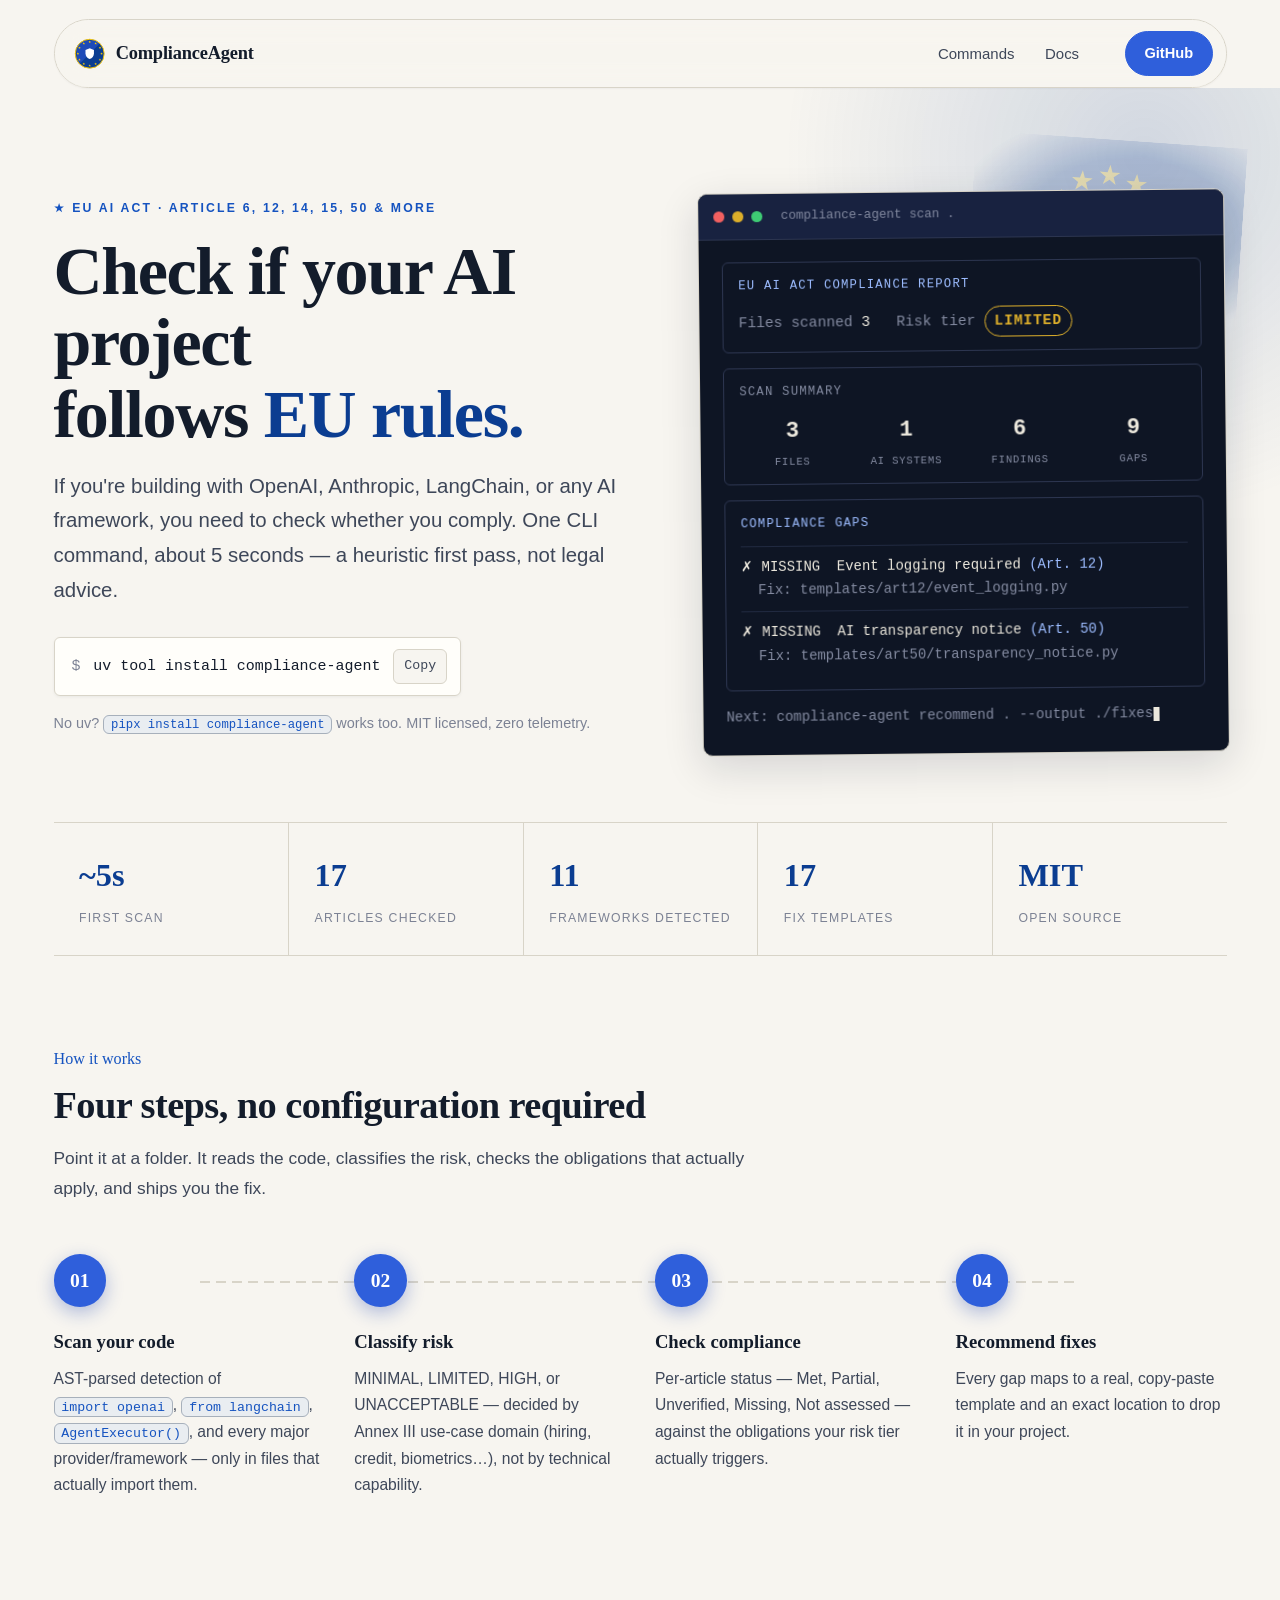
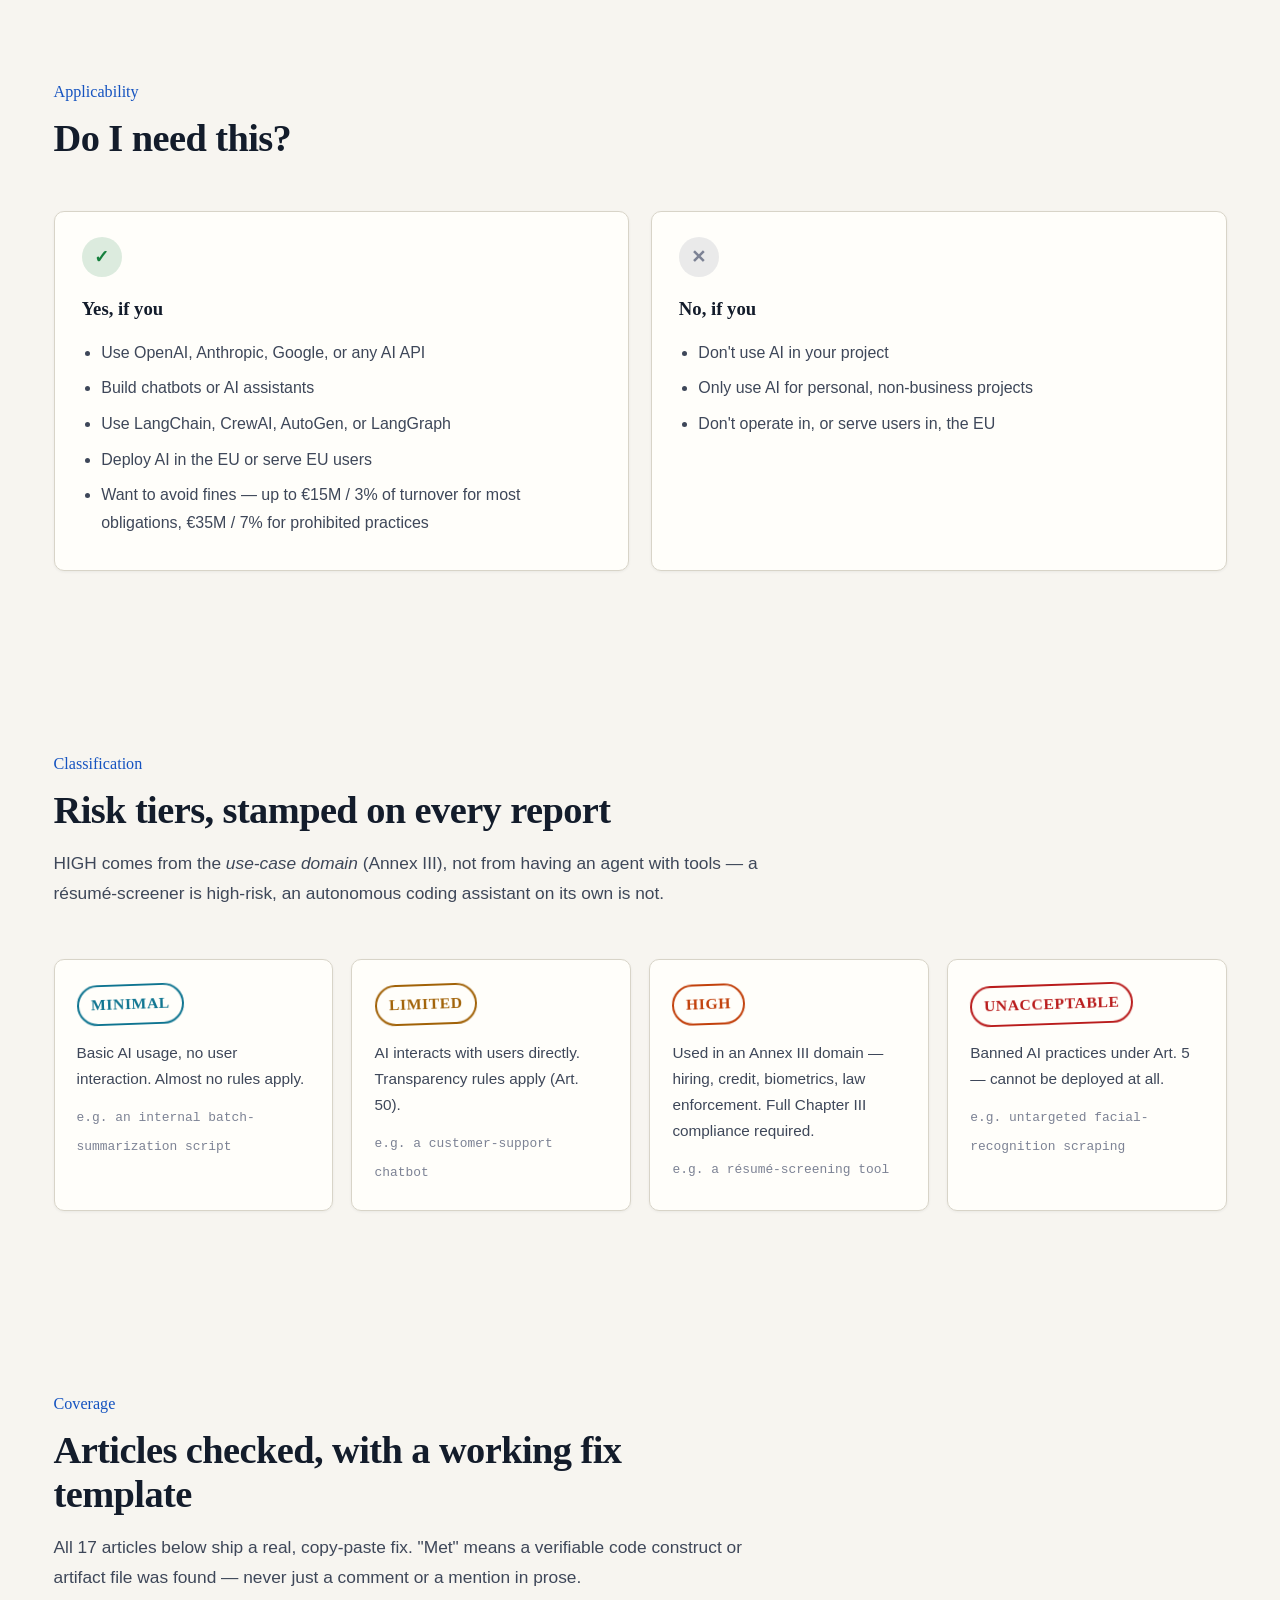
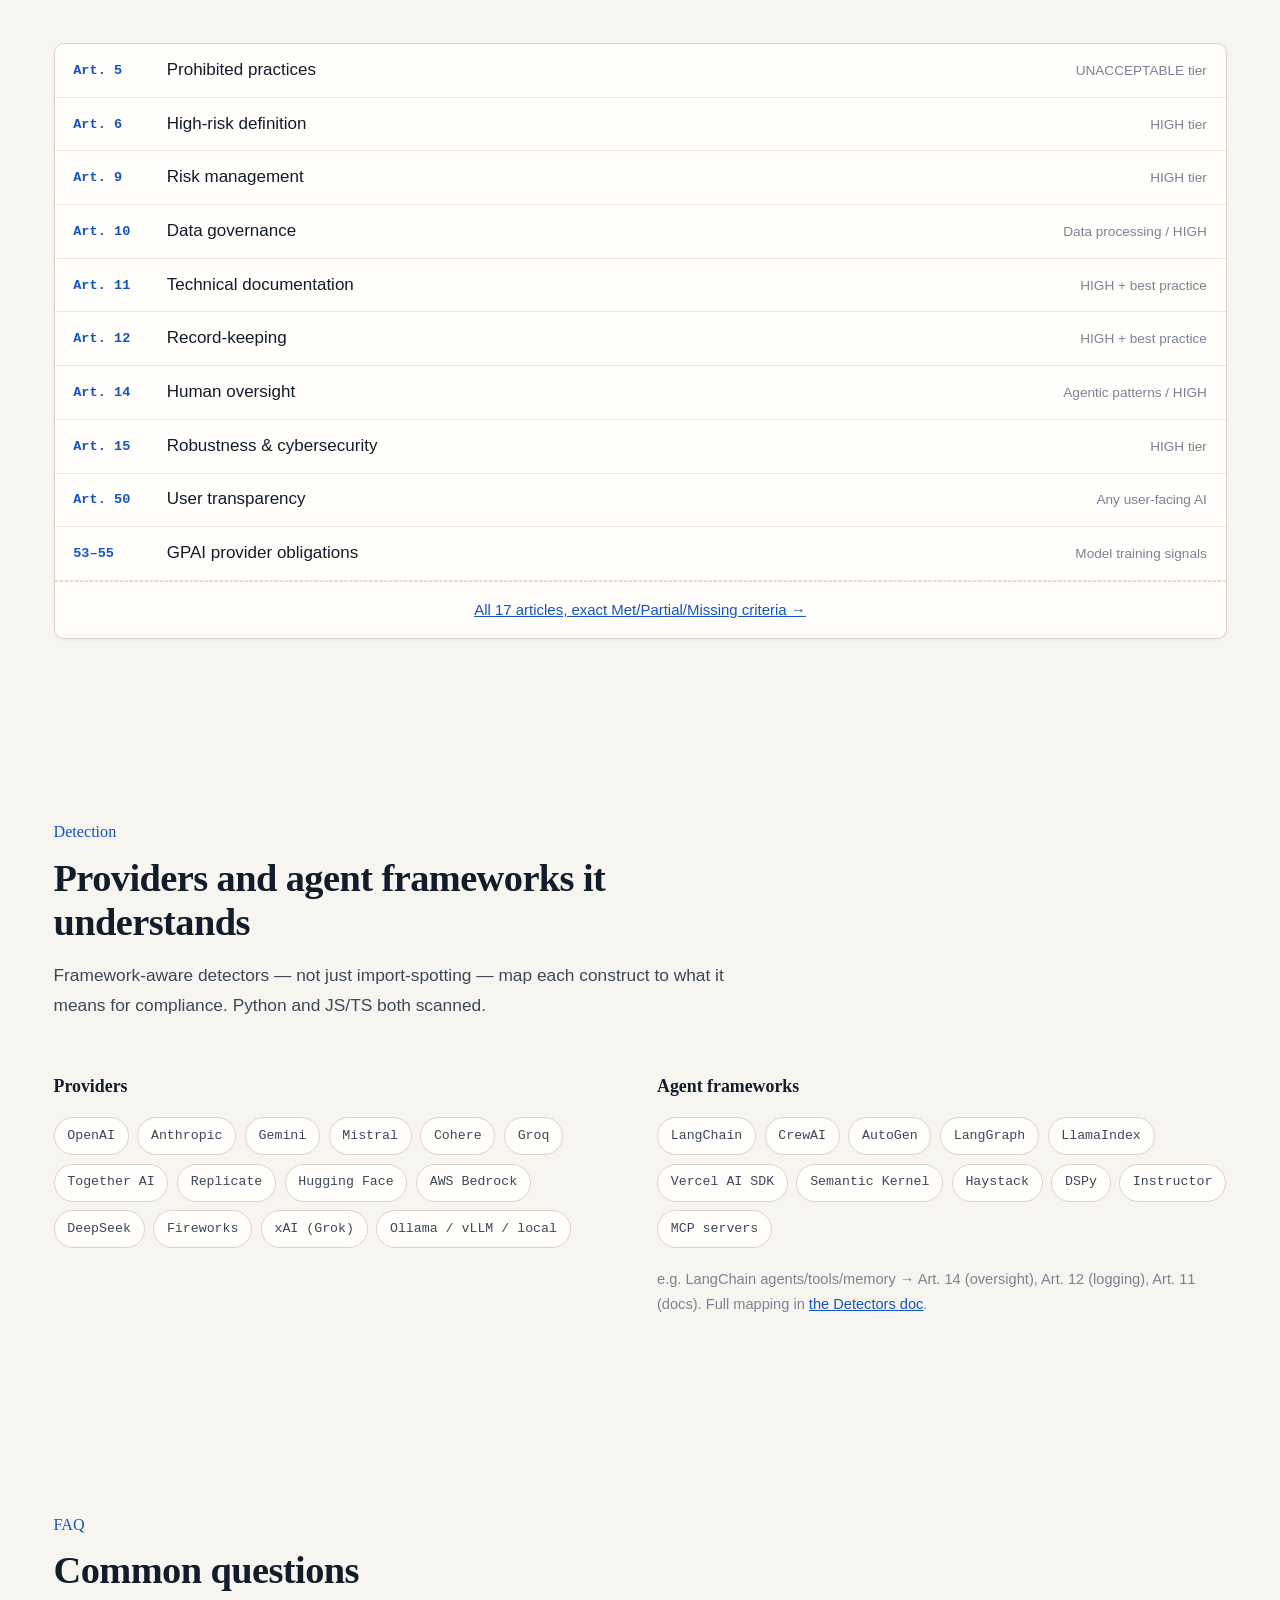
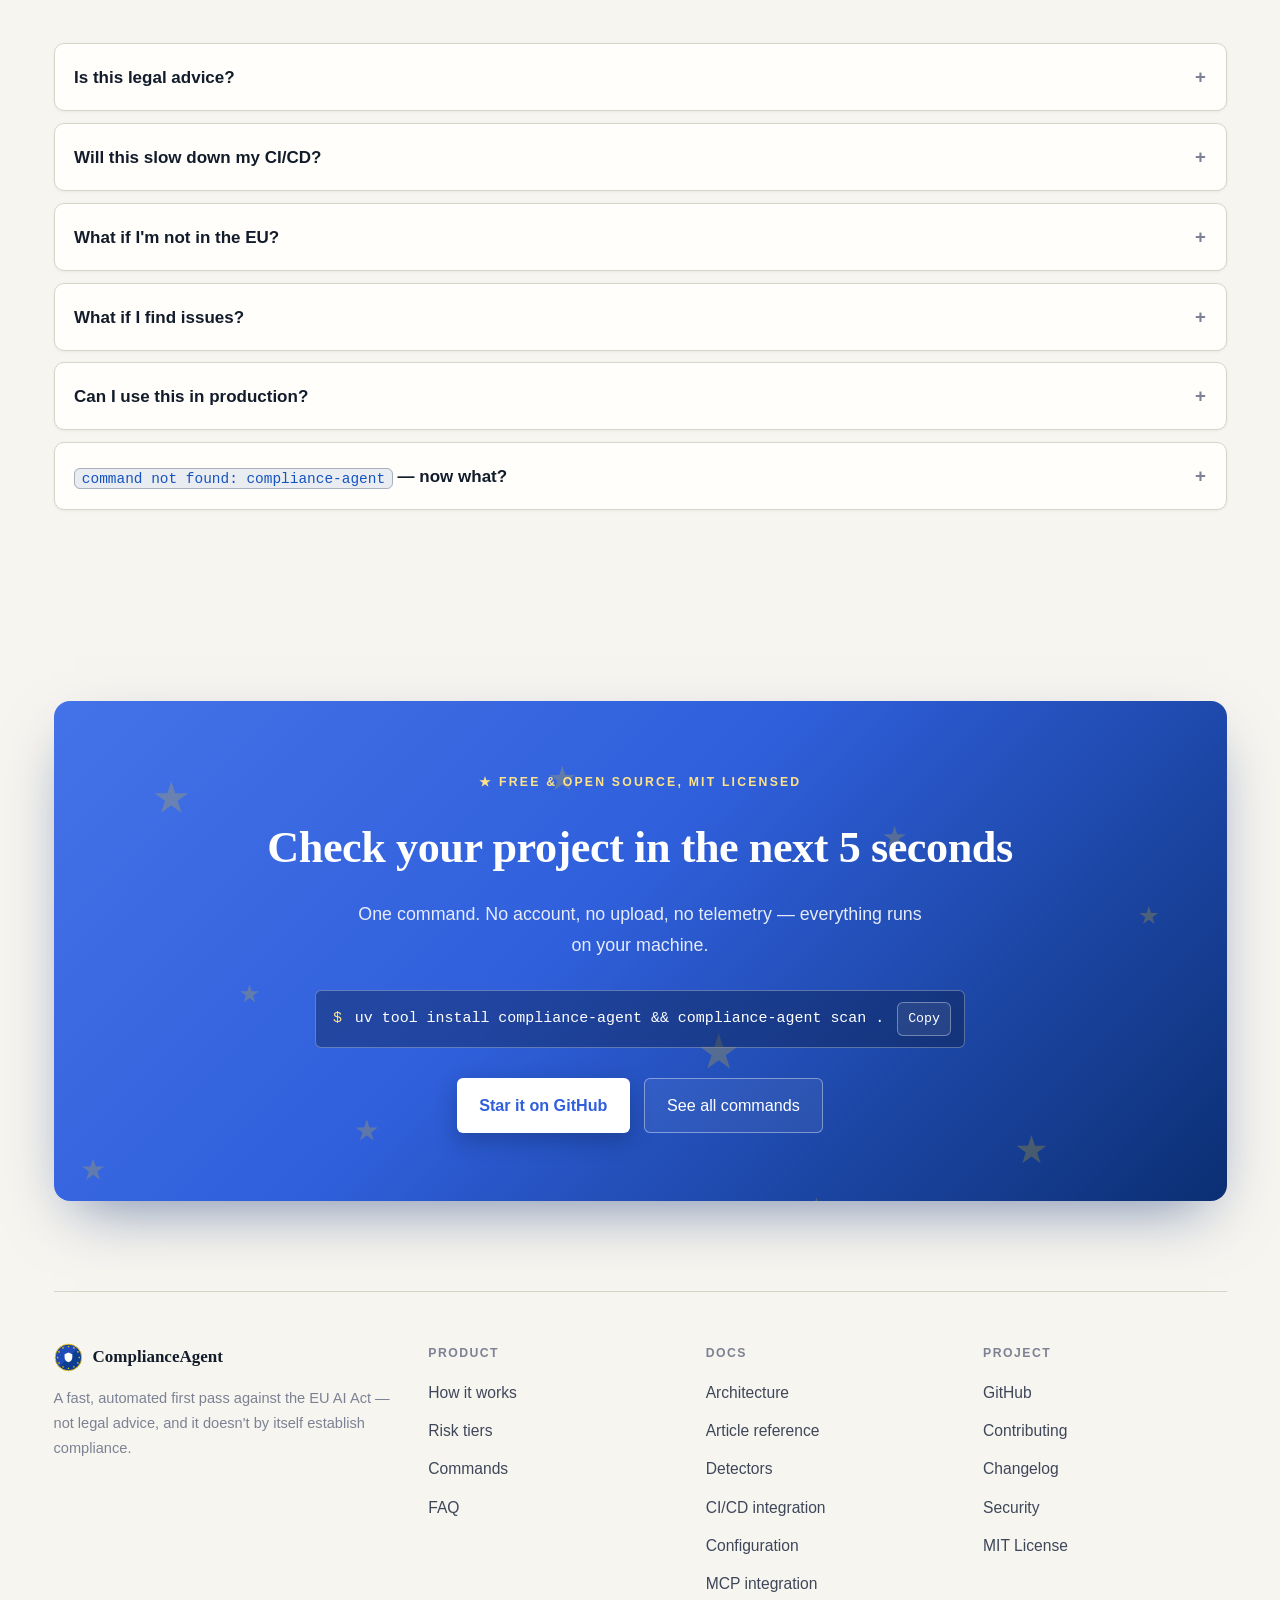
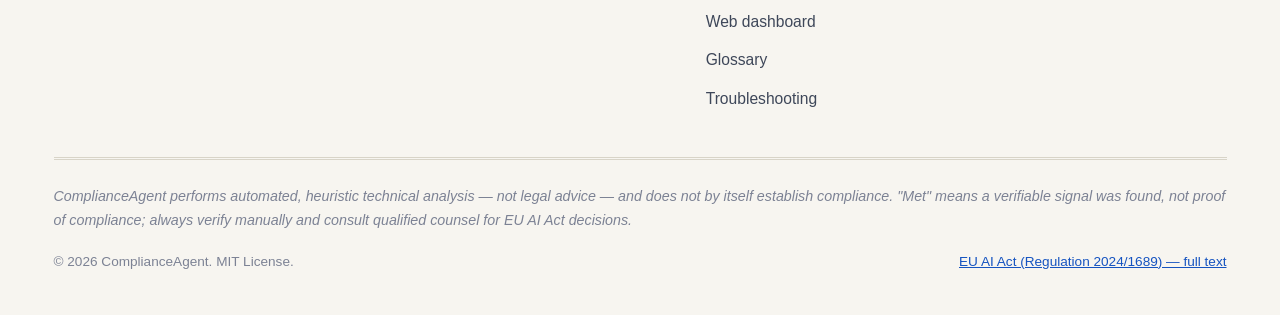
<file: site/index.html>
<!doctype html>
<html lang="en">
<head>
<meta charset="utf-8">
<meta name="viewport" content="width=device-width, initial-scale=1">
<title>ComplianceAgent — Check if your AI project follows EU rules</title>
<meta name="description" content="A CLI that scans your codebase for EU AI Act gaps in about 5 seconds, tells you the risk tier, and gives you copy-paste code fixes for every finding.">
<link rel="icon" href="favicon.svg" type="image/svg+xml">
<link rel="stylesheet" href="assets/styles.css">
<meta property="og:title" content="ComplianceAgent — Check if your AI project follows EU rules">
<meta property="og:description" content="One CLI command, about 5 seconds. Scans for OpenAI/LangChain/CrewAI/etc. usage, classifies EU AI Act risk tier, and ships copy-paste fixes.">
<meta property="og:type" content="website">
<meta property="og:image" content="https://latreon.github.io/compliance-agent/assets/logo.png">
<meta property="og:image:width" content="512">
<meta property="og:image:height" content="512">
<meta name="twitter:card" content="summary_large_image">
<meta name="twitter:image" content="https://latreon.github.io/compliance-agent/assets/logo.png">
</head>
<body>
<a class="skip-link" href="#main">Skip to content</a>

<!-- sprite: brand mark reused across nav / footer / cta, defined once -->
<svg width="0" height="0" style="position:absolute" aria-hidden="true">
  <defs>
    <path id="star-pt" d="M 0,-1 L 0.2245,-0.309 L 0.9511,-0.309 L 0.3633,0.118 L 0.5878,0.809 L 0,0.382 L -0.5878,0.809 L -0.3633,0.118 L -0.9511,-0.309 L -0.2245,-0.309 Z"/>
    <circle id="mark-disc" cx="50" cy="50" r="46"/>
    <path id="mark-shield" d="M120 24 L198 56 L198 112 C198 170 165 203 120 221 C75 203 42 170 42 112 L42 56 Z"/>
    <clipPath id="mark-disc-clip"><use href="#mark-disc"/></clipPath>
    <!-- "Medallion" mark: navy disc, faceted gold rim, 12-star EU ring, mini
         shield core — reused as-is by the standalone favicon.svg (which
         can't reference this sprite, so it repeats the same geometry). -->
    <symbol id="logo-mark" viewBox="0 0 100 100">
      <use href="#mark-disc" fill="#0b3d91"/>
      <polygon points="8.33,8.33 91.67,8.33 8.33,91.67" fill="#1e4bb8" clip-path="url(#mark-disc-clip)"/>
      <use href="#mark-disc" fill="none" stroke="#ffcc00" stroke-width="3"/>
      <g fill="#ffcc00">
        <use href="#star-pt" transform="translate(50,12.3) scale(4.4)"/>
        <use href="#star-pt" transform="translate(68.85,17.35) scale(4.4)"/>
        <use href="#star-pt" transform="translate(82.65,31.15) scale(4.4)"/>
        <use href="#star-pt" transform="translate(87.7,50) scale(4.4)"/>
        <use href="#star-pt" transform="translate(82.65,68.85) scale(4.4)"/>
        <use href="#star-pt" transform="translate(68.85,82.65) scale(4.4)"/>
        <use href="#star-pt" transform="translate(50,87.7) scale(4.4)"/>
        <use href="#star-pt" transform="translate(31.15,82.65) scale(4.4)"/>
        <use href="#star-pt" transform="translate(17.35,68.85) scale(4.4)"/>
        <use href="#star-pt" transform="translate(12.3,50) scale(4.4)"/>
        <use href="#star-pt" transform="translate(17.35,31.15) scale(4.4)"/>
        <use href="#star-pt" transform="translate(31.15,17.35) scale(4.4)"/>
      </g>
      <use href="#mark-shield" fill="#fff" transform="translate(50,50) scale(0.1726) translate(-120,-122.5)"/>
    </symbol>
    <symbol id="mini-star" viewBox="-1 -1 2 2">
      <use href="#star-pt"/>
    </symbol>
    <symbol id="eu-flag" viewBox="0 0 300 200">
      <rect width="300" height="200" fill="#0b3d91"/>
      <g fill="#ffcc00">
        <use href="#star-pt" transform="translate(150,40) scale(12)"/>
        <use href="#star-pt" transform="translate(180,48.04) scale(12)"/>
        <use href="#star-pt" transform="translate(201.96,70) scale(12)"/>
        <use href="#star-pt" transform="translate(210,100) scale(12)"/>
        <use href="#star-pt" transform="translate(201.96,130) scale(12)"/>
        <use href="#star-pt" transform="translate(180,151.96) scale(12)"/>
        <use href="#star-pt" transform="translate(150,160) scale(12)"/>
        <use href="#star-pt" transform="translate(120,151.96) scale(12)"/>
        <use href="#star-pt" transform="translate(98.04,130) scale(12)"/>
        <use href="#star-pt" transform="translate(90,100) scale(12)"/>
        <use href="#star-pt" transform="translate(98.04,70) scale(12)"/>
        <use href="#star-pt" transform="translate(120,48.04) scale(12)"/>
      </g>
    </symbol>
  </defs>
</svg>

<div class="progress-bar" data-progress-bar aria-hidden="true"></div>

<nav class="nav" aria-label="Primary">
  <div class="nav-inner">
    <a class="nav-brand" href="#home">
      <span class="mark"><svg width="32" height="32"><use href="#logo-mark"/></svg></span>
      <span class="nav-word">ComplianceAgent</span>
    </a>
    <div class="nav-links" id="nav-links">
      <a href="#commands" data-navlink="commands">Commands</a>
      <a href="#docs" data-navlink="docs">Docs</a>
      <a class="nav-link-github" href="https://github.com/latreon/compliance-agent">GitHub</a>
    </div>
    <a class="nav-cta" href="https://github.com/latreon/compliance-agent">GitHub</a>
    <button class="nav-toggle" aria-expanded="false" aria-controls="nav-links" aria-label="Toggle navigation">
      <span class="bar"></span><span class="bar"></span><span class="bar"></span>
    </button>
  </div>
</nav>
<div class="nav-backdrop" data-nav-backdrop aria-hidden="true"></div>

<main id="main">

<div class="page active" id="home">

<!-- ============ HERO ============ -->
<header class="hero" id="top">
  <div class="flag-seal" aria-hidden="true"><svg><use href="#eu-flag"/></svg></div>
  <div class="wrap hero-grid">
    <div class="hero-copy">
      <span class="eyebrow"><svg class="star" viewBox="-1 -1 2 2"><use href="#star-pt" fill="currentColor"/></svg> EU AI Act · Article 6, 12, 14, 15, 50 &amp; more</span>
      <h1 class="hero-title">Check if your AI project<br>follows <em>EU rules.</em></h1>
      <p class="hero-sub">If you're building with OpenAI, Anthropic, LangChain, or any AI framework,
        you need to check whether you comply. One CLI command, about 5 seconds — a heuristic
        first pass, not legal advice.</p>
      <div class="install-line">
        <span class="prompt">$</span> uv tool install compliance-agent
        <button class="copy-btn" data-copy="uv tool install compliance-agent">Copy</button>
      </div>
      <p class="hero-note">No uv? <code>pipx install compliance-agent</code> works too. MIT licensed, zero telemetry.</p>
    </div>

    <div class="terminal" aria-hidden="true">
      <div class="terminal-bar">
        <span class="terminal-dot r"></span><span class="terminal-dot y"></span><span class="terminal-dot g"></span>
        <span class="terminal-title">compliance-agent scan .</span>
      </div>
      <div class="terminal-body" data-terminal-body>
<div class="tblock terminal-line">
  <div class="tblock-head">EU AI Act Compliance Report</div>
  <div class="tblock-row"><span class="dim">Files scanned</span> 3&nbsp;&nbsp;&nbsp;<span class="dim">Risk tier</span> <span class="tstamp limited">LIMITED</span></div>
</div>
<div class="tblock terminal-line">
  <div class="tblock-head dim">Scan Summary</div>
  <div class="ttiles">
    <div><b>3</b><small>Files</small></div>
    <div><b>1</b><small>AI systems</small></div>
    <div><b>6</b><small>Findings</small></div>
    <div><b>9</b><small>Gaps</small></div>
  </div>
</div>
<div class="tblock terminal-line">
  <div class="tblock-head">Compliance Gaps</div>
  <div class="tgap">✗ MISSING &nbsp;Event logging required <span class="blue">(Art. 12)</span><br><span class="dim">&nbsp;&nbsp;Fix: templates/art12/event_logging.py</span></div>
  <div class="tgap">✗ MISSING &nbsp;AI transparency notice <span class="blue">(Art. 50)</span><br><span class="dim">&nbsp;&nbsp;Fix: templates/art50/transparency_notice.py</span></div>
</div>
<div class="terminal-line dim">Next: compliance-agent recommend . --output ./fixes<span class="cursor"></span></div>
      </div>
    </div>
  </div>
</header>

<!-- ============ STAT STRIP ============ -->
<section class="stats reveal" aria-label="At a glance">
  <div class="stats-grid">
    <div class="stat"><div class="value">~5s</div><div class="label">First scan</div></div>
    <div class="stat"><div class="value" data-count="17">0</div><div class="label">Articles checked</div></div>
    <div class="stat"><div class="value" data-count="11">0</div><div class="label">Frameworks detected</div></div>
    <div class="stat"><div class="value" data-count="17">0</div><div class="label">Fix templates</div></div>
    <div class="stat"><div class="value">MIT</div><div class="label">Open source</div></div>
  </div>
</section>

<!-- ============ HOW IT WORKS ============ -->
<section class="section" id="how-it-works">
  <div class="wrap">
    <div class="section-head reveal">
      <span class="section-no">How it works</span>
      <h2 class="section-title">Four steps, no configuration required</h2>
      <p class="section-sub">Point it at a folder. It reads the code, classifies the risk, checks the
        obligations that actually apply, and ships you the fix.</p>
    </div>
    <div class="steps reveal stagger">
      <div class="step">
        <div class="step-no">01</div>
        <h3>Scan your code</h3>
        <p>AST-parsed detection of <code>import openai</code>, <code>from langchain</code>,
          <code>AgentExecutor()</code>, and every major provider/framework — only in files that
          actually import them.</p>
      </div>
      <div class="step">
        <div class="step-no">02</div>
        <h3>Classify risk</h3>
        <p>MINIMAL, LIMITED, HIGH, or UNACCEPTABLE — decided by Annex III use-case domain
          (hiring, credit, biometrics…), not by technical capability.</p>
      </div>
      <div class="step">
        <div class="step-no">03</div>
        <h3>Check compliance</h3>
        <p>Per-article status — Met, Partial, Unverified, Missing, Not assessed — against the
          obligations your risk tier actually triggers.</p>
      </div>
      <div class="step">
        <div class="step-no">04</div>
        <h3>Recommend fixes</h3>
        <p>Every gap maps to a real, copy-paste template and an exact location to drop it in
          your project.</p>
      </div>
    </div>
  </div>
</section>

<!-- ============ DO I NEED THIS ============ -->
<section class="section">
  <div class="wrap">
    <div class="section-head reveal">
      <span class="section-no">Applicability</span>
      <h2 class="section-title">Do I need this?</h2>
    </div>
    <div class="split reveal">
      <div class="split-card yes">
        <span class="split-icon" aria-hidden="true">&#10003;</span>
        <h3>Yes, if you</h3>
        <ul>
          <li>Use OpenAI, Anthropic, Google, or any AI API</li>
          <li>Build chatbots or AI assistants</li>
          <li>Use LangChain, CrewAI, AutoGen, or LangGraph</li>
          <li>Deploy AI in the EU or serve EU users</li>
          <li>Want to avoid fines — up to €15M / 3% of turnover for most obligations,
            €35M / 7% for prohibited practices</li>
        </ul>
      </div>
      <div class="split-card no">
        <span class="split-icon" aria-hidden="true">&#10005;</span>
        <h3>No, if you</h3>
        <ul>
          <li>Don't use AI in your project</li>
          <li>Only use AI for personal, non-business projects</li>
          <li>Don't operate in, or serve users in, the EU</li>
        </ul>
      </div>
    </div>
  </div>
</section>

<!-- ============ RISK TIERS ============ -->
<section class="section" id="risk-tiers">
  <div class="wrap">
    <div class="section-head reveal">
      <span class="section-no">Classification</span>
      <h2 class="section-title">Risk tiers, stamped on every report</h2>
      <p class="section-sub">HIGH comes from the <em>use-case domain</em> (Annex III), not from
        having an agent with tools — a résumé-screener is high-risk, an autonomous coding
        assistant on its own is not.</p>
    </div>
    <div class="tiers reveal stagger">
      <div class="tier-card" style="--tc:var(--tier-minimal)">
        <span class="tier-stamp">MINIMAL</span>
        <p>Basic AI usage, no user interaction. Almost no rules apply.</p>
        <span class="tier-ex">e.g. an internal batch-summarization script</span>
      </div>
      <div class="tier-card" style="--tc:var(--tier-limited)">
        <span class="tier-stamp">LIMITED</span>
        <p>AI interacts with users directly. Transparency rules apply (Art. 50).</p>
        <span class="tier-ex">e.g. a customer-support chatbot</span>
      </div>
      <div class="tier-card" style="--tc:var(--tier-high)">
        <span class="tier-stamp">HIGH</span>
        <p>Used in an Annex III domain — hiring, credit, biometrics, law enforcement.
          Full Chapter III compliance required.</p>
        <span class="tier-ex">e.g. a résumé-screening tool</span>
      </div>
      <div class="tier-card" style="--tc:var(--tier-unacceptable)">
        <span class="tier-stamp">UNACCEPTABLE</span>
        <p>Banned AI practices under Art. 5 — cannot be deployed at all.</p>
        <span class="tier-ex">e.g. untargeted facial-recognition scraping</span>
      </div>
    </div>
  </div>
</section>

<!-- ============ COVERAGE LEDGER ============ -->
<section class="section">
  <div class="wrap">
    <div class="section-head reveal">
      <span class="section-no">Coverage</span>
      <h2 class="section-title">Articles checked, with a working fix template</h2>
      <p class="section-sub">All 17 articles below ship a real, copy-paste fix. "Met" means a
        verifiable code construct or artifact file was found — never just a comment or a
        mention in prose.</p>
    </div>
    <div class="ledger reveal">
      <div class="ledger-row"><span class="art">Art. 5</span><span>Prohibited practices</span><span class="detail">UNACCEPTABLE tier</span></div>
      <div class="ledger-row"><span class="art">Art. 6</span><span>High-risk definition</span><span class="detail">HIGH tier</span></div>
      <div class="ledger-row"><span class="art">Art. 9</span><span>Risk management</span><span class="detail">HIGH tier</span></div>
      <div class="ledger-row"><span class="art">Art. 10</span><span>Data governance</span><span class="detail">Data processing / HIGH</span></div>
      <div class="ledger-row"><span class="art">Art. 11</span><span>Technical documentation</span><span class="detail">HIGH + best practice</span></div>
      <div class="ledger-row"><span class="art">Art. 12</span><span>Record-keeping</span><span class="detail">HIGH + best practice</span></div>
      <div class="ledger-row"><span class="art">Art. 14</span><span>Human oversight</span><span class="detail">Agentic patterns / HIGH</span></div>
      <div class="ledger-row"><span class="art">Art. 15</span><span>Robustness &amp; cybersecurity</span><span class="detail">HIGH tier</span></div>
      <div class="ledger-row"><span class="art">Art. 50</span><span>User transparency</span><span class="detail">Any user-facing AI</span></div>
      <div class="ledger-row"><span class="art">53–55</span><span>GPAI provider obligations</span><span class="detail">Model training signals</span></div>
      <div class="ledger-more"><a href="#docs/articles">All 17 articles, exact Met/Partial/Missing criteria →</a></div>
    </div>
  </div>
</section>

<!-- ============ FRAMEWORKS ============ -->
<section class="section" id="frameworks">
  <div class="wrap">
    <div class="section-head reveal">
      <span class="section-no">Detection</span>
      <h2 class="section-title">Providers and agent frameworks it understands</h2>
      <p class="section-sub">Framework-aware detectors — not just import-spotting — map each
        construct to what it means for compliance. Python and JS/TS both scanned.</p>
    </div>
    <div class="fw-groups reveal">
      <div>
        <h3>Providers</h3>
        <div class="chip-row">
          <span class="fw-chip">OpenAI</span><span class="fw-chip">Anthropic</span><span class="fw-chip">Gemini</span>
          <span class="fw-chip">Mistral</span><span class="fw-chip">Cohere</span><span class="fw-chip">Groq</span>
          <span class="fw-chip">Together AI</span><span class="fw-chip">Replicate</span><span class="fw-chip">Hugging Face</span>
          <span class="fw-chip">AWS Bedrock</span><span class="fw-chip">DeepSeek</span><span class="fw-chip">Fireworks</span>
          <span class="fw-chip">xAI (Grok)</span><span class="fw-chip">Ollama / vLLM / local</span>
        </div>
      </div>
      <div>
        <h3>Agent frameworks</h3>
        <div class="chip-row">
          <span class="fw-chip">LangChain</span><span class="fw-chip">CrewAI</span><span class="fw-chip">AutoGen</span>
          <span class="fw-chip">LangGraph</span><span class="fw-chip">LlamaIndex</span><span class="fw-chip">Vercel AI SDK</span>
          <span class="fw-chip">Semantic Kernel</span><span class="fw-chip">Haystack</span><span class="fw-chip">DSPy</span>
          <span class="fw-chip">Instructor</span><span class="fw-chip">MCP servers</span>
        </div>
        <p class="fw-note">e.g. LangChain agents/tools/memory → Art. 14 (oversight), Art. 12 (logging), Art. 11 (docs).
          Full mapping in <a href="#docs/detectors">the Detectors doc</a>.</p>
      </div>
    </div>
  </div>
</section>

<!-- ============ FAQ ============ -->
<section class="section" id="faq">
  <div class="wrap">
    <div class="section-head reveal">
      <span class="section-no">FAQ</span>
      <h2 class="section-title">Common questions</h2>
    </div>
    <div class="reveal">
      <details class="faq-item">
        <summary><span class="faq-q">Is this legal advice?</span></summary>
        <div class="faq-body">No. It's a technical tool that checks your code. Consult a lawyer for legal advice.</div>
      </details>
      <details class="faq-item">
        <summary><span class="faq-q">Will this slow down my CI/CD?</span></summary>
        <div class="faq-body">No. It takes about 5 seconds on most projects.</div>
      </details>
      <details class="faq-item">
        <summary><span class="faq-q">What if I'm not in the EU?</span></summary>
        <div class="faq-body">If you serve EU users, you still need to comply. The EU AI Act applies to anyone providing AI to EU residents.</div>
      </details>
      <details class="faq-item">
        <summary><span class="faq-q">What if I find issues?</span></summary>
        <div class="faq-body">The tool gives you exact code fixes. Copy the templates into your project and re-run the scan.</div>
      </details>
      <details class="faq-item">
        <summary><span class="faq-q">Can I use this in production?</span></summary>
        <div class="faq-body">Yes. Add it to your CI/CD pipeline to catch issues automatically on every PR.</div>
      </details>
      <details class="faq-item">
        <summary><span class="faq-q"><code>command not found: compliance-agent</code> — now what?</span></summary>
        <div class="faq-body">Run <code>python -m compliance_agent scan .</code> instead, or check your install method's PATH setup in the
          <a href="#docs/troubleshooting">Troubleshooting guide</a>.</div>
      </details>
    </div>
  </div>
</section>

<!-- ============ FINAL CTA ============ -->
<section class="section">
  <div class="wrap">
    <div class="cta-band reveal">
      <svg class="stars" viewBox="0 0 600 300" aria-hidden="true" preserveAspectRatio="xMidYMid slice">
        <use href="#star-pt" fill="#ffcc00" transform="translate(60,50) scale(9)"/>
        <use href="#star-pt" fill="#ffcc00" transform="translate(160,220) scale(6)"/>
        <use href="#star-pt" fill="#ffcc00" transform="translate(260,40) scale(7)"/>
        <use href="#star-pt" fill="#ffcc00" transform="translate(340,180) scale(10)"/>
        <use href="#star-pt" fill="#ffcc00" transform="translate(430,70) scale(6)"/>
        <use href="#star-pt" fill="#ffcc00" transform="translate(500,230) scale(8)"/>
        <use href="#star-pt" fill="#ffcc00" transform="translate(560,110) scale(5)"/>
        <use href="#star-pt" fill="#ffcc00" transform="translate(100,150) scale(5)"/>
        <use href="#star-pt" fill="#ffcc00" transform="translate(390,260) scale(6)"/>
        <use href="#star-pt" fill="#ffcc00" transform="translate(20,240) scale(6)"/>
      </svg>
      <span class="eyebrow-cta"><svg width="12" height="12" viewBox="-1 -1 2 2"><use href="#star-pt" fill="currentColor"/></svg> Free &amp; open source, MIT licensed</span>
      <h2>Check your project in the next 5 seconds</h2>
      <p>One command. No account, no upload, no telemetry — everything runs on your machine.</p>
      <div class="install-line">
        <span class="prompt">$</span> uv tool install compliance-agent &amp;&amp; compliance-agent scan .
        <button class="copy-btn" data-copy="uv tool install compliance-agent && compliance-agent scan .">Copy</button>
      </div>
      <div class="cta-actions">
        <a class="btn btn-cta-secondary" href="https://github.com/latreon/compliance-agent">Star it on GitHub</a>
        <a class="btn btn-cta-ghost" href="#commands">See all commands</a>
      </div>
    </div>
  </div>
</section>

</div><!-- /page: home -->

<div class="page" id="commands">

<!-- ============ INSTALL ============ -->
<section class="section">
  <div class="wrap">
    <div class="section-head reveal">
      <span class="section-no">Installation</span>
      <h2 class="section-title">Pick an install method</h2>
    </div>
    <div class="install-grid reveal stagger">
      <div class="install-card recommended">
        <span class="install-badge">Recommended</span>
        <h3><span class="install-icon">uv</span> uv tool install</h3>
        <div class="code-card">
          <div class="code-card-head"><span class="code-card-lang">shell</span><button class="copy-btn" data-copy="uv tool install compliance-agent">Copy</button></div>
          <div class="code-block">uv tool install compliance-agent
compliance-agent version   <span class="c"># ComplianceAgent v0.6.1</span></div>
        </div>
        <p class="install-hint">Isolated environment, no <code>uv</code> yet? <code>brew install uv</code>.</p>
      </div>
      <div class="install-card">
        <h3><span class="install-icon">px</span> pipx</h3>
        <div class="code-card">
          <div class="code-card-head"><span class="code-card-lang">shell</span><button class="copy-btn" data-copy="pipx install compliance-agent">Copy</button></div>
          <div class="code-block">pipx install compliance-agent
compliance-agent version</div>
        </div>
        <p class="install-hint">No <code>pipx</code> yet? <code>brew install pipx</code>.</p>
      </div>
      <div class="install-card">
        <h3><span class="install-icon">$_</span> pip + venv</h3>
        <div class="code-card">
          <div class="code-card-head"><span class="code-card-lang">shell</span><button class="copy-btn" data-copy="python3 -m venv .venv
source .venv/bin/activate
pip install compliance-agent">Copy</button></div>
          <div class="code-block">python3 -m venv .venv
source .venv/bin/activate    <span class="c"># Windows: .venv\Scripts\activate</span>
pip install compliance-agent</div>
        </div>
        <p class="install-hint">Modern macOS/Linux blocks a bare system <code>pip install</code> (PEP 668) — a venv sidesteps it.</p>
      </div>
      <div class="install-card">
        <h3><span class="install-icon">⎇</span> From source</h3>
        <div class="code-card">
          <div class="code-card-head"><span class="code-card-lang">shell</span><button class="copy-btn" data-copy="uv tool install git+https://github.com/latreon/compliance-agent.git">Copy</button></div>
          <div class="code-block">uv tool install git+https://github.com/latreon/compliance-agent.git
<span class="c"># or: pipx install git+...</span></div>
        </div>
        <p class="install-hint">Latest unreleased version, straight from <code>main</code>.</p>
      </div>
    </div>
  </div>
</section>

<!-- ============ COMMAND REFERENCE ============ -->
<section class="section">
  <div class="wrap">
    <div class="section-head reveal">
      <span class="section-no">Command reference</span>
      <h2 class="section-title">Every command, grouped by what you're trying to do</h2>
      <p class="section-sub">Run <code>compliance-agent scan --help</code> any time for the full,
        exhaustive flag list.</p>
    </div>

    <div class="reveal" data-tabs>
      <div class="tabs-bar" role="tablist" aria-label="Command groups">
        <button class="tab-btn" id="tab-scan" data-tab="scan" role="tab" aria-selected="true" aria-controls="panel-scan" tabindex="0">Scan</button>
        <button class="tab-btn" id="tab-recommend" data-tab="recommend" role="tab" aria-selected="false" aria-controls="panel-recommend" tabindex="-1">Recommend</button>
        <button class="tab-btn" id="tab-report" data-tab="report" role="tab" aria-selected="false" aria-controls="panel-report" tabindex="-1">Report</button>
        <button class="tab-btn" id="tab-diff" data-tab="diff" role="tab" aria-selected="false" aria-controls="panel-diff" tabindex="-1">Diff</button>
        <button class="tab-btn" id="tab-serve" data-tab="serve" role="tab" aria-selected="false" aria-controls="panel-serve" tabindex="-1">Web dashboard</button>
        <button class="tab-btn" id="tab-ci" data-tab="ci" role="tab" aria-selected="false" aria-controls="panel-ci" tabindex="-1">CI / CD</button>
        <button class="tab-btn" id="tab-manage" data-tab="manage" role="tab" aria-selected="false" aria-controls="panel-manage" tabindex="-1">Version / config</button>
      </div>

      <div class="tab-panel active" id="panel-scan" data-panel="scan" role="tabpanel" aria-labelledby="tab-scan" tabindex="0">
        <div class="code-card">
          <div class="code-card-head"><span class="code-card-lang">shell</span><button class="copy-btn" data-copy="compliance-agent scan . --format markdown --severity high --exclude &quot;tests/*&quot; --fix">Copy</button></div>
          <div class="code-block"><span class="c"># the core command — . means current folder</span>
compliance-agent scan .

<span class="c"># output formats</span>
compliance-agent scan . --format markdown   <span class="c"># default, terminal-readable</span>
compliance-agent scan . --format json       <span class="c"># for CI / tooling, to stdout</span>
compliance-agent scan . --format sarif --output results.sarif  <span class="c"># GitHub code scanning</span>
compliance-agent scan . --format pdf --output report.pdf
compliance-agent scan . --format html --output dash.html    <span class="c"># interactive file</span>

<span class="c"># narrow what gets scanned</span>
compliance-agent scan . --severity high
compliance-agent scan . --exclude "tests/*" --exclude "docs/*"
compliance-agent scan . --include "src/*"

<span class="c"># output shape</span>
compliance-agent scan . --quiet             <span class="c"># summary only</span>
compliance-agent scan . --no-color
compliance-agent scan . --verbose
compliance-agent scan . --fix               <span class="c"># show how to fix each problem inline</span></div>
        </div>
        <p class="tab-caption">Exit codes: <code>0</code> success · <code>1</code> <code>--fail-on</code> threshold met · <code>2</code> usage error.</p>
      </div>

      <div class="tab-panel" id="panel-recommend" data-panel="recommend" role="tabpanel" aria-labelledby="tab-recommend" tabindex="0">
        <div class="code-card">
          <div class="code-card-head"><span class="code-card-lang">shell</span><button class="copy-btn" data-copy="compliance-agent recommend . --output ./fixes">Copy</button></div>
          <div class="code-block">compliance-agent recommend . --output ./fixes   <span class="c"># copies real fix templates in</span>
compliance-agent recommend . --format json      <span class="c"># machine-readable</span></div>
        </div>
        <p class="tab-caption">Every recommendation names the rule, shows the template, and says exactly where to put it.</p>
      </div>

      <div class="tab-panel" id="panel-report" data-panel="report" role="tabpanel" aria-labelledby="tab-report" tabindex="0">
        <div class="code-card">
          <div class="code-card-head"><span class="code-card-lang">shell</span><button class="copy-btn" data-copy="compliance-agent report . --output audit-2026.pdf">Copy</button></div>
          <div class="code-block">compliance-agent report . --output audit-2026.pdf
compliance-agent report . --format html --output audit-2026.html</div>
        </div>
        <p class="tab-caption">A shareable file for a lead, a client, or an audit trail — same data as <code>scan</code>, formatted to hand off.</p>
      </div>

      <div class="tab-panel" id="panel-diff" data-panel="diff" role="tabpanel" aria-labelledby="tab-diff" tabindex="0">
        <div class="code-card">
          <div class="code-card-head"><span class="code-card-lang">shell</span><button class="copy-btn" data-copy="compliance-agent scan . --format json -o before.json
compliance-agent scan . --format json -o after.json
compliance-agent diff before.json after.json --fail-on-regression">Copy</button></div>
          <div class="code-block">compliance-agent scan . --format json -o before.json
<span class="c"># ...make changes...</span>
compliance-agent scan . --format json -o after.json
compliance-agent diff before.json after.json
compliance-agent diff before.json after.json --fail-on-regression   <span class="c"># CI gate</span></div>
        </div>
        <p class="tab-caption">See whether a change made compliance better or worse — and gate a PR on it.</p>
      </div>

      <div class="tab-panel" id="panel-serve" data-panel="serve" role="tabpanel" aria-labelledby="tab-serve" tabindex="0">
        <div class="code-card">
          <div class="code-card-head"><span class="code-card-lang">shell</span><button class="copy-btn" data-copy="pip install &quot;compliance-agent[web]&quot;
compliance-agent serve .">Copy</button></div>
          <div class="code-block">pip install "compliance-agent[web]"
compliance-agent serve .    <span class="c"># opens a local dashboard, same "Official Journal" styling</span></div>
        </div>
        <p class="tab-caption">Requires the <code>web</code> extra. Same report, browsable — findings table, coverage ledger, scan history and trend.</p>
      </div>

      <div class="tab-panel" id="panel-ci" data-panel="ci" role="tabpanel" aria-labelledby="tab-ci" tabindex="0">
        <div class="code-card">
          <div class="code-card-head"><span class="code-card-lang">yaml</span><button class="copy-btn" data-copy="- uses: latreon/compliance-agent@v0
  with:
    path: .
    fail-on: high">Copy</button></div>
          <div class="code-block"><span class="c"># GitHub Action — one step scans, gates the build, writes SARIF</span>
permissions:
  security-events: write
  contents: read

steps:
  - uses: actions/checkout@v4
  - uses: latreon/compliance-agent@v0
    with:
      path: .
      fail-on: high
  - uses: github/codeql-action/upload-sarif@v3
    if: always()
    with:
      sarif_file: ${{ steps.compliance.outputs.report }}

<span class="c"># or, plain shell step:</span>
compliance-agent scan . --ci --fail-on high</div>
        </div>
        <p class="tab-caption">Findings and gaps appear directly in the repo's Security tab. Full reference, non-GitHub CI (GitLab, CircleCI), pre-commit hook: <a href="#docs/ci-cd">the CI/CD doc</a>.</p>
      </div>

      <div class="tab-panel" id="panel-manage" data-panel="manage" role="tabpanel" aria-labelledby="tab-manage" tabindex="0">
        <div class="code-card">
          <div class="code-card-head"><span class="code-card-lang">shell</span><button class="copy-btn" data-copy="compliance-agent upgrade
compliance-agent version">Copy</button></div>
          <div class="code-block">compliance-agent upgrade          <span class="c"># updates in place: detects uv / pipx / pip</span>
compliance-agent upgrade 0.1.2    <span class="c"># pin a specific version</span>
compliance-agent version
compliance-agent --version        <span class="c"># -V: quick check, then exit</span></div>
        </div>
        <p class="tab-caption">Declare scan defaults once in a <code>compliance.yaml</code> — CLI flags always win, a broken config is a hard error.
          Full schema: <a href="#docs/configuration">the Configuration doc</a>.</p>
      </div>
    </div>
  </div>
</section>

<!-- ============ REAL EXAMPLES ============ -->
<section class="section">
  <div class="wrap">
    <div class="section-head reveal">
      <span class="section-no">Runnable examples</span>
      <h2 class="section-title">Five real projects, real scan output</h2>
    </div>
    <div class="examples reveal stagger">
      <a class="example-card" style="--tc:var(--tier-limited)" href="https://github.com/latreon/compliance-agent/tree/main/examples/sample-chatbot">
        <span class="pill">Limited</span>
        <h3>sample-chatbot</h3>
        <p>The minimal case — a plain OpenAI chatbot, LIMITED risk.</p>
      </a>
      <a class="example-card" style="--tc:var(--tier-high)" href="https://github.com/latreon/compliance-agent/tree/main/examples/sample-hiring-tool">
        <span class="pill">High</span>
        <h3>sample-hiring-tool</h3>
        <p>Annex III employment domain — every Chapter III obligation, all 14 fix templates.</p>
      </a>
      <a class="example-card" style="--tc:var(--blue-bright)" href="https://github.com/latreon/compliance-agent/tree/main/examples/sample-multi-framework">
        <span class="pill">Multi-framework</span>
        <h3>sample-multi-framework</h3>
        <p>LangChain + CrewAI + LangGraph in one file — detected and deduplicated, not triple-counted.</p>
      </a>
      <a class="example-card" style="--tc:var(--tier-minimal)" href="https://github.com/latreon/compliance-agent/tree/main/examples/sample-ci-cd">
        <span class="pill">CI/CD</span>
        <h3>sample-ci-cd</h3>
        <p>A copy-paste GitHub Actions workflow that gates a PR on <code>--fail-on</code>.</p>
      </a>
      <a class="example-card" style="--tc:var(--blue-bright)" href="#commands">
        <span class="pill">Dashboard</span>
        <h3>Web dashboard</h3>
        <p><code>compliance-agent serve .</code> — the same report, browsable, with scan history.</p>
      </a>
      <a class="example-card" style="--tc:var(--ok)" href="https://github.com/latreon/compliance-agent/tree/main/examples/sample-hiring-tool-fixed">
        <span class="pill">Fixed</span>
        <h3>sample-hiring-tool-fixed</h3>
        <p>The hiring tool again, after applying every recommended template.</p>
      </a>
    </div>
  </div>
</section>

<!-- ============ COMPARISON ============ -->
<section class="section">
  <div class="wrap">
    <div class="section-head reveal">
      <span class="section-no">How it compares</span>
      <h2 class="section-title">Not the same problem at different prices</h2>
      <p class="section-sub">A consultant and an enterprise GRC platform solve different problems
        than a fast first pass. Use this to triage before you engage one — not instead of one.</p>
    </div>
    <figure class="figure reveal">
      <div class="doc-table-wrap compare-table-wrap">
        <table class="doc-table compare-table">
          <thead>
            <tr>
              <th scope="col">Dimension</th>
              <th scope="col" class="compare-col-highlight">ComplianceAgent<span class="compare-sub">Open source, free</span></th>
              <th scope="col">Independent consultant<span class="compare-sub">€15,000–€80,000 / engagement</span></th>
              <th scope="col">Enterprise GRC platform<span class="compare-sub">€50,000+ / year</span></th>
            </tr>
          </thead>
          <tbody>
            <tr>
              <th scope="row">Time to first result</th>
              <td class="compare-col-highlight">~5 seconds — one CLI command against your repo</td>
              <td>2–6 weeks — scoping, interviews, drafted report</td>
              <td>Weeks–months — procurement, then onboarding</td>
            </tr>
            <tr>
              <th scope="row">What it inspects</th>
              <td class="compare-col-highlight">Your actual code: AI imports, agent loops, logging, disclosure text, docs on disk</td>
              <td>Your organization: contracts, processes, interviews, actual code on request</td>
              <td>Your policies: questionnaires, risk registers, vendor attestations</td>
            </tr>
            <tr>
              <th scope="row">Runs in CI/CD</th>
              <td class="compare-col-highlight"><span class="compare-pill compare-pill-yes">Yes</span>SARIF, GitHub Action, <code>--fail-on</code> gate</td>
              <td><span class="compare-pill compare-pill-no">No</span>point-in-time report, not a pipeline check</td>
              <td><span class="compare-pill compare-pill-some">Sometimes</span>a few offer API/webhook integrations</td>
            </tr>
            <tr>
              <th scope="row">Update cadence</th>
              <td class="compare-col-highlight">Every release, as obligations phase in through 2027</td>
              <td>Per engagement — a snapshot, not continuous</td>
              <td>Vendor's roadmap, typically quarterly</td>
            </tr>
            <tr>
              <th scope="row">Legal certainty</th>
              <td class="compare-col-highlight"><span class="compare-pill compare-pill-none">None claimed</span>heuristic first pass — always verify manually</td>
              <td><span class="compare-pill compare-pill-yes">High</span>a named professional stands behind the finding</td>
              <td><span class="compare-pill compare-pill-some">Medium</span>policy coverage, not a legal opinion</td>
            </tr>
            <tr>
              <th scope="row">Best for</th>
              <td class="compare-col-highlight">Catching obvious gaps <em>before</em> they reach a lawyer's desk</td>
              <td>High-risk systems, board sign-off, regulatory inquiries</td>
              <td>Org-wide policy tracking across many systems and vendors</td>
            </tr>
          </tbody>
        </table>
      </div>
    </figure>
  </div>
</section>

</div><!-- /page: commands -->

<div class="page" id="docs">

<!-- ============ DOCS ============ -->
<section class="section">
  <div class="wrap docs-layout">
    <aside class="docs-sidebar reveal">
      <span class="section-no">Docs</span>
      <nav class="docs-nav" data-docs-nav>
        <a href="#docs/architecture" data-doc="architecture">Architecture</a>
        <a href="#docs/articles" data-doc="articles">Article reference</a>
        <a href="#docs/detectors" data-doc="detectors">Detectors</a>
        <a href="#docs/ci-cd" data-doc="ci-cd">CI/CD integration</a>
        <a href="#docs/configuration" data-doc="configuration">Configuration</a>
        <a href="#docs/mcp" data-doc="mcp">MCP integration</a>
        <a href="#docs/web-dashboard" data-doc="web-dashboard">Web dashboard</a>
        <a href="#docs/glossary" data-doc="glossary">Glossary</a>
        <a href="#docs/troubleshooting" data-doc="troubleshooting">Troubleshooting</a>
      </nav>
      <a class="docs-github" data-docs-github href="https://github.com/latreon/compliance-agent/tree/main/docs" target="_blank" rel="noopener">View source on GitHub ↗</a>
    </aside>
    <div class="docs-content" data-docs-content>
      <p class="docs-status">Loading…</p>
    </div>
  </div>
</section>

</div><!-- /page: docs -->

</main>

<footer class="site-footer">
  <div class="wrap">
    <div class="footer-grid">
      <div>
        <div class="footer-brand">
          <span class="mark"><svg width="28" height="28"><use href="#logo-mark"/></svg></span>
          <span>ComplianceAgent</span>
        </div>
        <p class="footer-tag">A fast, automated first pass against the EU AI Act — not legal advice, and it doesn't by itself establish compliance.</p>
      </div>
      <div class="footer-col">
        <h4>Product</h4>
        <ul>
          <li><a href="#how-it-works">How it works</a></li>
          <li><a href="#risk-tiers">Risk tiers</a></li>
          <li><a href="#commands">Commands</a></li>
          <li><a href="#faq">FAQ</a></li>
        </ul>
      </div>
      <div class="footer-col">
        <h4>Docs</h4>
        <ul>
          <li><a href="#docs/architecture">Architecture</a></li>
          <li><a href="#docs/articles">Article reference</a></li>
          <li><a href="#docs/detectors">Detectors</a></li>
          <li><a href="#docs/ci-cd">CI/CD integration</a></li>
          <li><a href="#docs/configuration">Configuration</a></li>
          <li><a href="#docs/mcp">MCP integration</a></li>
          <li><a href="#docs/web-dashboard">Web dashboard</a></li>
          <li><a href="#docs/glossary">Glossary</a></li>
          <li><a href="#docs/troubleshooting">Troubleshooting</a></li>
        </ul>
      </div>
      <div class="footer-col">
        <h4>Project</h4>
        <ul>
          <li><a href="https://github.com/latreon/compliance-agent">GitHub</a></li>
          <li><a href="https://github.com/latreon/compliance-agent/blob/main/CONTRIBUTING.md">Contributing</a></li>
          <li><a href="https://github.com/latreon/compliance-agent/blob/main/CHANGELOG.md">Changelog</a></li>
          <li><a href="https://github.com/latreon/compliance-agent/blob/main/SECURITY.md">Security</a></li>
          <li><a href="https://github.com/latreon/compliance-agent/blob/main/LICENSE">MIT License</a></li>
        </ul>
      </div>
    </div>
    <p class="disclaimer">ComplianceAgent performs automated, heuristic technical analysis — not legal
      advice — and does not by itself establish compliance. "Met" means a verifiable signal was
      found, not proof of compliance; always verify manually and consult qualified counsel for
      EU AI Act decisions.</p>
    <div class="fine-print">
      <span>© 2026 ComplianceAgent. MIT License.</span>
      <span><a href="https://eur-lex.europa.eu/eli/reg/2024/1689/oj">EU AI Act (Regulation 2024/1689) — full text</a></span>
    </div>
  </div>
</footer>

<script src="assets/markdown.js"></script>
<script src="assets/script.js"></script>
</body>
</html>
</file>
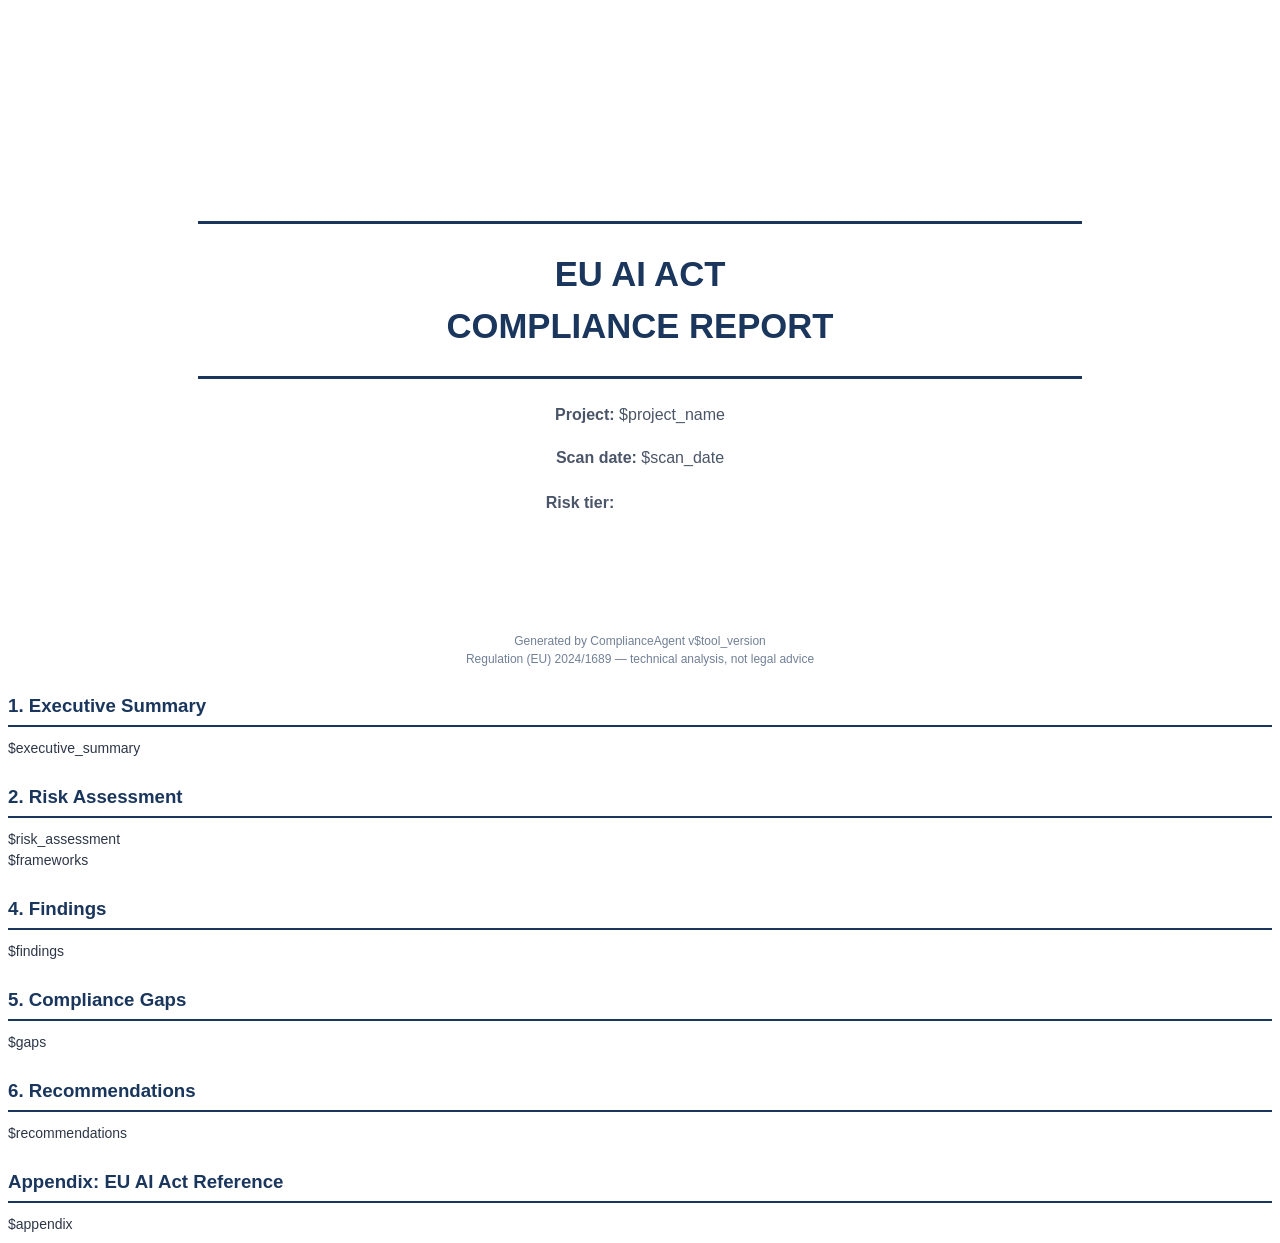
<file: src/compliance_agent/reporter/templates/report.html>
<!DOCTYPE html>
<html lang="en">
<head>
<meta charset="utf-8">
<title>EU AI Act Compliance Report — $project_name</title>
<style>
  /* ---------- page setup ---------- */
  @page {
    size: A4;
    margin: 2cm;
    @top-right {
      content: "COMPLIANCE REPORT";
      font-size: 8pt;
      color: #718096;
      letter-spacing: 1px;
    }
    @bottom-center {
      content: "Page " counter(page) " of " counter(pages);
      font-size: 8pt;
      color: #718096;
    }
  }
  @page cover {
    @top-right { content: none; }
    @bottom-center { content: none; }
  }

  /* ---------- typography ---------- */
  body {
    font-family: Helvetica, Arial, sans-serif;
    font-size: 10.5pt;
    line-height: 1.5;
    color: #2d3748;
  }
  h1 { font-size: 20pt; color: #1a365d; margin: 0 0 6pt 0; }
  h2 {
    font-size: 14pt; color: #1a365d;
    border-bottom: 2px solid #1a365d;
    padding-bottom: 4pt; margin: 18pt 0 8pt 0;
    page-break-after: avoid;
  }
  h3 { font-size: 11.5pt; color: #1a365d; margin: 12pt 0 4pt 0; page-break-after: avoid; }
  p { margin: 4pt 0; }
  code, pre {
    font-family: Menlo, Consolas, monospace;
    font-size: 8.5pt;
  }
  pre {
    background: #f7fafc;
    border: 1px solid #e2e8f0;
    border-radius: 4px;
    padding: 8pt;
    white-space: pre-wrap;
    word-wrap: break-word;
  }

  /* ---------- cover page ---------- */
  .cover {
    page: cover;
    page-break-after: always;
    text-align: center;
    padding-top: 5cm;
  }
  .cover .rule { border-top: 3px solid #1a365d; width: 70%; margin: 18pt auto; }
  .cover h1 { font-size: 26pt; }
  .cover .meta { font-size: 12pt; margin: 14pt 0; color: #4a5568; }
  .cover .generated { font-size: 9pt; color: #718096; margin-top: 3cm; }

  /* ---------- badges ---------- */
  .badge {
    display: inline-block;
    padding: 3pt 12pt;
    border-radius: 12pt;
    color: white;
    font-weight: bold;
    font-size: 11pt;
    letter-spacing: 1px;
  }

  /* ---------- tables ---------- */
  table {
    width: 100%;
    border-collapse: collapse;
    margin: 8pt 0;
    font-size: 9.5pt;
  }
  th {
    background: #1a365d;
    color: white;
    text-align: left;
    padding: 5pt 7pt;
    font-size: 9pt;
  }
  td {
    padding: 4pt 7pt;
    border-bottom: 1px solid #e2e8f0;
    vertical-align: top;
  }
  tr:nth-child(even) td { background: #f7fafc; }
  td.sev { font-weight: bold; white-space: nowrap; }

  /* severity row tints (override the zebra stripe) */
  tr.sev-critical td { background: #fed7d7; }
  tr.sev-high td { background: #feebc8; }
  tr.sev-warning td { background: #fefcbf; }
  tr.sev-info td { background: #ebf8ff; }

  /* ---------- metric cards ---------- */
  .metrics { width: 100%; margin: 10pt 0; }
  .metrics td {
    border: 1px solid #e2e8f0;
    background: #f7fafc !important;
    text-align: center;
    padding: 10pt 6pt;
  }
  .metrics .value { font-size: 16pt; font-weight: bold; color: #1a365d; }
  .metrics .label { font-size: 8pt; color: #718096; text-transform: uppercase; letter-spacing: 1px; }

  /* ---------- gaps / recommendations ---------- */
  .gap, .rec {
    border: 1px solid #e2e8f0;
    border-left: 4px solid #1a365d;
    border-radius: 4px;
    padding: 8pt 10pt;
    margin: 8pt 0;
    page-break-inside: avoid;
  }
  .gap.critical { border-left-color: #c53030; }
  .gap.high { border-left-color: #dd6b20; }
  .gap.warning { border-left-color: #b7791f; }
  .muted { color: #718096; font-size: 9pt; }
  ol { margin: 4pt 0 4pt 14pt; padding: 0; }
  li { margin: 2pt 0; }

  section { page-break-inside: auto; }
  .section-break { page-break-before: always; }
</style>
</head>
<body>

<div class="cover">
  <div class="rule"></div>
  <h1>EU AI ACT<br>COMPLIANCE REPORT</h1>
  <div class="rule"></div>
  <p class="meta"><strong>Project:</strong> $project_name</p>
  <p class="meta"><strong>Scan date:</strong> $scan_date</p>
  <p class="meta"><strong>Risk tier:</strong> <span class="badge" style="background:$tier_color">$tier_label</span></p>
  <p class="generated">Generated by ComplianceAgent v$tool_version<br>
  Regulation (EU) 2024/1689 &mdash; technical analysis, not legal advice</p>
</div>

<section>
  <h2>1. Executive Summary</h2>
  $executive_summary
</section>

<section>
  <h2>2. Risk Assessment</h2>
  $risk_assessment
</section>

$frameworks

<section class="section-break">
  <h2>4. Findings</h2>
  $findings
</section>

<section>
  <h2>5. Compliance Gaps</h2>
  $gaps
</section>

<section class="section-break">
  <h2>6. Recommendations</h2>
  $recommendations
</section>

<section class="section-break">
  <h2>Appendix: EU AI Act Reference</h2>
  $appendix
</section>

</body>
</html>
</file>
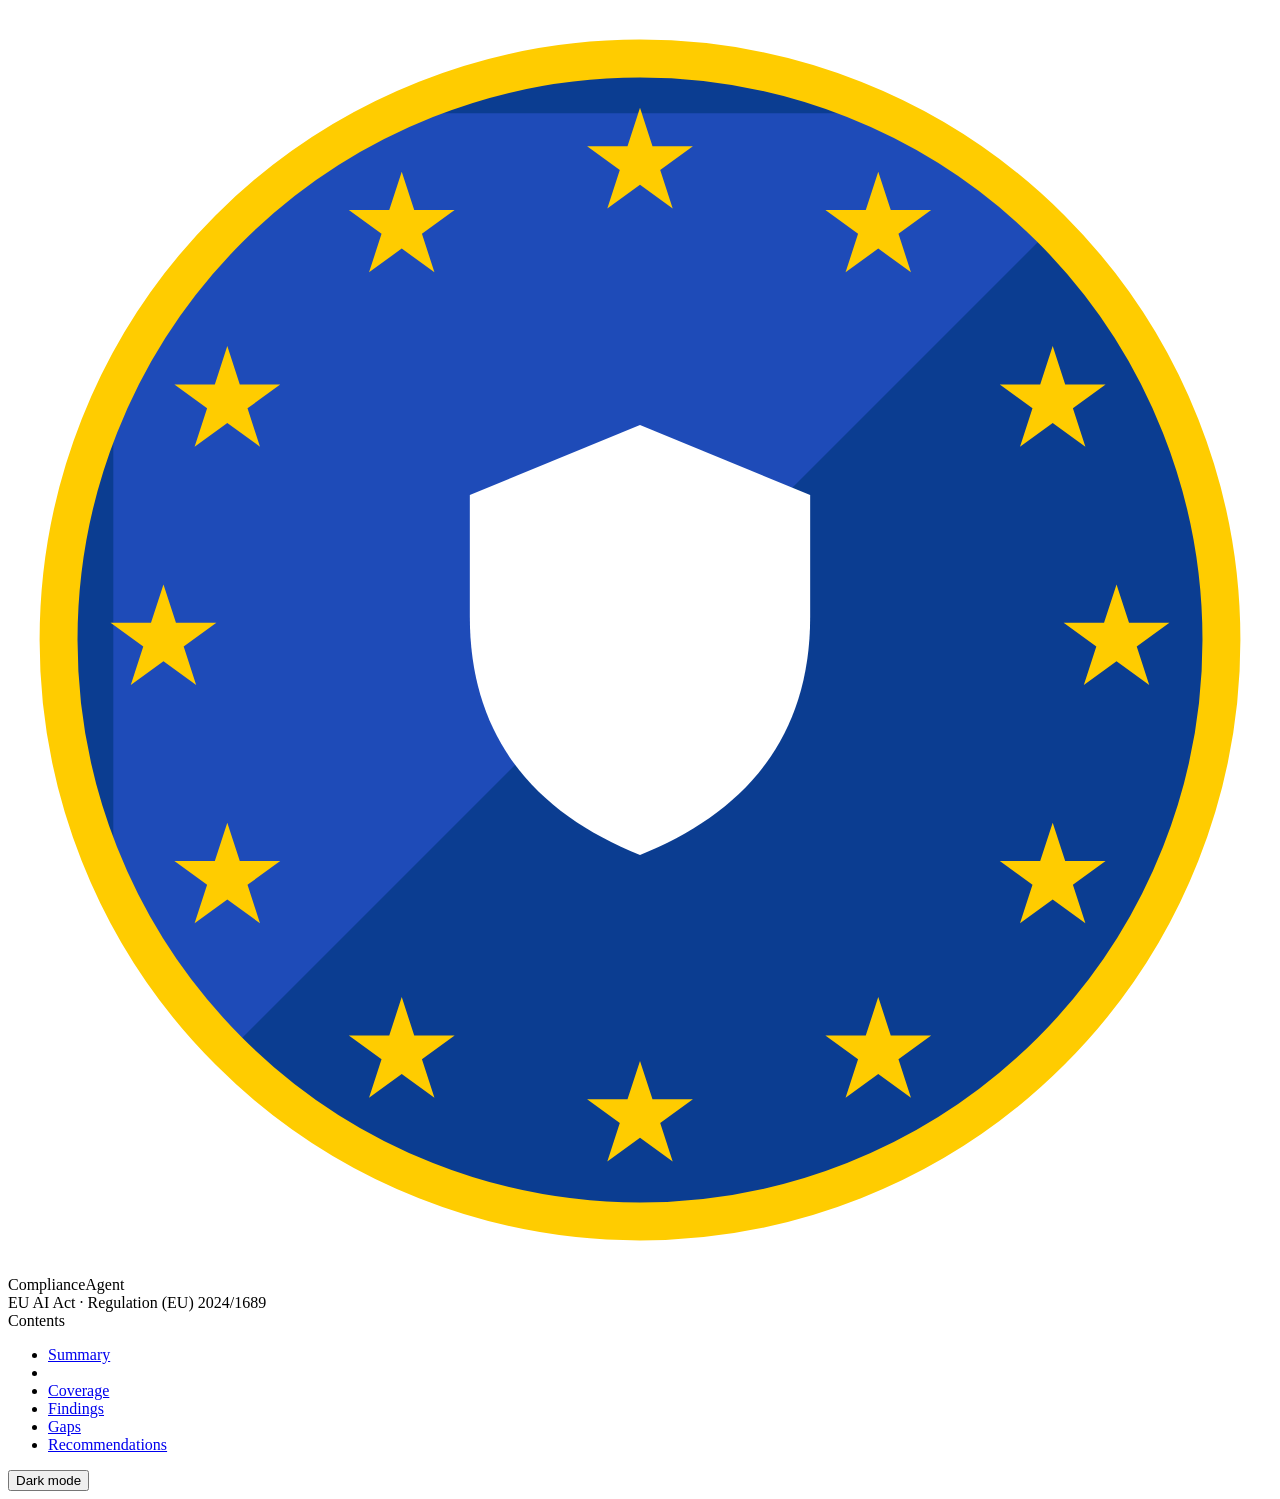
<file: src/compliance_agent/web/static/dashboard.html>
<!doctype html>
<html lang="en">
<head>
<meta charset="utf-8">
<meta name="viewport" content="width=device-width, initial-scale=1">
<meta name="color-scheme" content="light dark">
<title>EU AI Act Compliance — ComplianceAgent</title>
<link rel="icon" href="data:image/svg+xml,%3Csvg%20xmlns%3D%22http%3A//www.w3.org/2000/svg%22%20viewBox%3D%220%200%20100%20100%22%3E%3Cdefs%3E%3Cpath%20id%3D%22s%22%20d%3D%22M%200%2C-1%20L%200.2245%2C-0.309%20L%200.9511%2C-0.309%20L%200.3633%2C0.118%20L%200.5878%2C0.809%20L%200%2C0.382%20L%20-0.5878%2C0.809%20L%20-0.3633%2C0.118%20L%20-0.9511%2C-0.309%20L%20-0.2245%2C-0.309%20Z%22/%3E%3Ccircle%20id%3D%22disc%22%20cx%3D%2250%22%20cy%3D%2250%22%20r%3D%2246%22/%3E%3Cpath%20id%3D%22shield%22%20d%3D%22M120%2024%20L198%2056%20L198%20112%20C198%20170%20165%20203%20120%20221%20C75%20203%2042%20170%2042%20112%20L42%2056%20Z%22/%3E%3CclipPath%20id%3D%22c%22%3E%3Cuse%20href%3D%22%23disc%22/%3E%3C/clipPath%3E%3C/defs%3E%3Cuse%20href%3D%22%23disc%22%20fill%3D%22%230b3d91%22/%3E%3Cpolygon%20points%3D%228.33%2C8.33%2091.67%2C8.33%208.33%2C91.67%22%20fill%3D%22%231e4bb8%22%20clip-path%3D%22url%28%2523c%29%22/%3E%3Cuse%20href%3D%22%23disc%22%20fill%3D%22none%22%20stroke%3D%22%23ffcc00%22%20stroke-width%3D%223%22/%3E%3Cg%20fill%3D%22%23ffcc00%22%3E%3Cuse%20href%3D%22%23s%22%20transform%3D%22translate%2850%2C12.3%29%20scale%284.4%29%22/%3E%3Cuse%20href%3D%22%23s%22%20transform%3D%22translate%2868.85%2C17.35%29%20scale%284.4%29%22/%3E%3Cuse%20href%3D%22%23s%22%20transform%3D%22translate%2882.65%2C31.15%29%20scale%284.4%29%22/%3E%3Cuse%20href%3D%22%23s%22%20transform%3D%22translate%2887.7%2C50%29%20scale%284.4%29%22/%3E%3Cuse%20href%3D%22%23s%22%20transform%3D%22translate%2882.65%2C68.85%29%20scale%284.4%29%22/%3E%3Cuse%20href%3D%22%23s%22%20transform%3D%22translate%2868.85%2C82.65%29%20scale%284.4%29%22/%3E%3Cuse%20href%3D%22%23s%22%20transform%3D%22translate%2850%2C87.7%29%20scale%284.4%29%22/%3E%3Cuse%20href%3D%22%23s%22%20transform%3D%22translate%2831.15%2C82.65%29%20scale%284.4%29%22/%3E%3Cuse%20href%3D%22%23s%22%20transform%3D%22translate%2817.35%2C68.85%29%20scale%284.4%29%22/%3E%3Cuse%20href%3D%22%23s%22%20transform%3D%22translate%2812.3%2C50%29%20scale%284.4%29%22/%3E%3Cuse%20href%3D%22%23s%22%20transform%3D%22translate%2817.35%2C31.15%29%20scale%284.4%29%22/%3E%3Cuse%20href%3D%22%23s%22%20transform%3D%22translate%2831.15%2C17.35%29%20scale%284.4%29%22/%3E%3C/g%3E%3Cuse%20href%3D%22%23shield%22%20fill%3D%22%23fff%22%20transform%3D%22translate%2850%2C50%29%20scale%280.1726%29%20translate%28-120%2C-122.5%29%22/%3E%3C/svg%3E">
<!--%STYLES%-->
</head>
<body>
<div class="frame">

  <aside class="rail" aria-label="Dashboard navigation">
    <div class="rail-brand">
      <svg class="brand-mark" aria-hidden="true" viewBox="0 0 100 100">
        <defs>
          <path id="dm-star" d="M 0,-1 L 0.2245,-0.309 L 0.9511,-0.309 L 0.3633,0.118 L 0.5878,0.809 L 0,0.382 L -0.5878,0.809 L -0.3633,0.118 L -0.9511,-0.309 L -0.2245,-0.309 Z"/>
          <circle id="dm-disc" cx="50" cy="50" r="46"/>
          <path id="dm-shield" d="M120 24 L198 56 L198 112 C198 170 165 203 120 221 C75 203 42 170 42 112 L42 56 Z"/>
          <clipPath id="dm-disc-clip"><use href="#dm-disc"/></clipPath>
        </defs>
        <use href="#dm-disc" fill="#0b3d91"/>
        <polygon points="8.33,8.33 91.67,8.33 8.33,91.67" fill="#1e4bb8" clip-path="url(#dm-disc-clip)"/>
        <use href="#dm-disc" fill="none" stroke="#ffcc00" stroke-width="3"/>
        <g fill="#ffcc00">
          <use href="#dm-star" transform="translate(50,12.3) scale(4.4)"/>
          <use href="#dm-star" transform="translate(68.85,17.35) scale(4.4)"/>
          <use href="#dm-star" transform="translate(82.65,31.15) scale(4.4)"/>
          <use href="#dm-star" transform="translate(87.7,50) scale(4.4)"/>
          <use href="#dm-star" transform="translate(82.65,68.85) scale(4.4)"/>
          <use href="#dm-star" transform="translate(68.85,82.65) scale(4.4)"/>
          <use href="#dm-star" transform="translate(50,87.7) scale(4.4)"/>
          <use href="#dm-star" transform="translate(31.15,82.65) scale(4.4)"/>
          <use href="#dm-star" transform="translate(17.35,68.85) scale(4.4)"/>
          <use href="#dm-star" transform="translate(12.3,50) scale(4.4)"/>
          <use href="#dm-star" transform="translate(17.35,31.15) scale(4.4)"/>
          <use href="#dm-star" transform="translate(31.15,17.35) scale(4.4)"/>
        </g>
        <use href="#dm-shield" fill="#fff" transform="translate(50,50) scale(0.1726) translate(-120,-122.5)"/>
      </svg>
      <div>
        <div class="brand-name">ComplianceAgent</div>
        <div class="brand-sub">EU AI Act &middot; Regulation (EU) 2024/1689</div>
      </div>
    </div>

    <div class="rail-block" id="scan-control" hidden>
      <div class="rail-label">Project</div>
      <div class="rail-project" id="rail-project" title=""></div>
      <button class="btn btn-primary" id="btn-scan" type="button">Run scan</button>
      <div class="scan-status" id="scan-status" role="status" aria-live="polite"></div>
    </div>

    <nav class="rail-block" aria-label="Report sections">
      <div class="rail-label">Contents</div>
      <ul class="toc" id="toc">
        <li><a href="#summary">Summary</a></li>
        <li><a href="#comparison" id="toc-comparison" hidden>Comparison</a></li>
        <li><a href="#coverage">Coverage</a></li>
        <li><a href="#findings">Findings</a></li>
        <li><a href="#gaps">Gaps</a></li>
        <li><a href="#recommendations">Recommendations</a></li>
      </ul>
    </nav>

    <div class="rail-block" id="compare-control" hidden>
      <div class="rail-label">Compare</div>
      <button class="btn btn-ghost" id="btn-compare" type="button">Compare with previous scan</button>
      <div class="scan-status" id="compare-status" role="status" aria-live="polite"></div>
    </div>

    <div class="rail-block" id="export-control" hidden>
      <div class="rail-label">Export</div>
      <div class="export-buttons">
        <button class="btn btn-ghost" id="btn-export-html" type="button">HTML</button>
        <button class="btn btn-ghost" id="btn-export-pdf" type="button">PDF</button>
      </div>
      <div class="scan-status" id="export-status" role="status" aria-live="polite"></div>
    </div>

    <div class="rail-block" id="history-block" hidden>
      <div class="rail-label">Scan history</div>
      <div class="trend" id="trend" aria-hidden="true"></div>
      <ul class="history" id="history-list"></ul>
    </div>

    <div class="rail-foot">
      <button class="btn btn-ghost" id="btn-theme" type="button" aria-pressed="false">
        Dark mode
      </button>
      <a class="api-docs-link" id="api-docs-link" href="/docs" target="_blank" rel="noopener" hidden>
        API docs
      </a>
      <div class="rail-version" id="rail-version"></div>
    </div>
  </aside>

  <main class="dossier" id="dossier">
    <div class="empty-state" id="empty-state" hidden>
      <p class="empty-title">No scan yet</p>
      <p class="empty-hint">Run a scan to build the compliance report for this project.</p>
    </div>

    <header class="cover" id="cover" hidden>
      <div class="cover-head">
        <div>
          <div class="eyebrow">Compliance report</div>
          <h1 class="cover-title" id="cover-project"></h1>
          <div class="cover-meta" id="cover-meta"></div>
        </div>
        <div class="stamp" id="stamp" role="img">
          <div class="stamp-inner">
            <div class="stamp-label">Risk tier</div>
            <div class="stamp-tier" id="stamp-tier"></div>
            <div class="stamp-conf" id="stamp-conf"></div>
          </div>
        </div>
      </div>
      <div class="banner banner-warn" id="scan-errors-banner" hidden></div>
      <div class="banner banner-note" id="tier-caveat" hidden></div>
    </header>

    <section class="section" id="summary" hidden>
      <h2 class="section-title"><span class="section-no">I</span>Summary</h2>
      <div class="metrics" id="metrics"></div>
      <div class="reasoning" id="reasoning"></div>
    </section>

    <section class="section" id="comparison" hidden>
      <h2 class="section-title"><span class="section-no">↔</span>Comparison</h2>
      <div id="comparison-body"></div>
    </section>

    <section class="section" id="coverage" hidden>
      <h2 class="section-title"><span class="section-no">II</span>Coverage</h2>
      <p class="section-note"><span id="coverage-count-note">EU AI Act articles</span>, checked against this codebase.
        <strong>Not assessed &ne; not applicable</strong> — those articles were gated out by
        heuristic detection, not judged inapplicable.</p>
      <div class="ledger" id="coverage-ledger"></div>
    </section>

    <section class="section" id="frameworks" hidden>
      <h2 class="section-title"><span class="section-no">III</span>Frameworks</h2>
      <div id="frameworks-list"></div>
    </section>

    <section class="section" id="findings" hidden>
      <h2 class="section-title"><span class="section-no">IV</span>Findings</h2>
      <div class="filters" id="finding-filters">
        <div class="chips" id="severity-chips" role="group" aria-label="Filter by severity"></div>
        <input class="search" id="finding-search" type="search"
               placeholder="Filter by file, category, or message" aria-label="Filter findings">
        <span class="findings-count" id="findings-count" role="status" aria-live="polite"></span>
      </div>
      <div id="findings-list"></div>
    </section>

    <section class="section" id="gaps" hidden>
      <h2 class="section-title"><span class="section-no">V</span>Gaps</h2>
      <div id="gaps-list"></div>
    </section>

    <section class="section" id="recommendations" hidden>
      <h2 class="section-title"><span class="section-no">VI</span>Recommendations</h2>
      <div id="recs-list"></div>
    </section>

    <footer class="disclaimer" id="disclaimer" hidden></footer>
  </main>
</div>

<!--%DATA%-->
<!--%SCRIPTS%-->
</body>
</html>
</file>
<file: site/assets/styles.css>
/* ComplianceAgent — marketing/docs page.
   Same visual language as the web dashboard: "Official Journal, digitized" —
   pale paper, ink serif headings, EU reflex blue, tier colors, a stamped
   verdict as the signature element. Extended here with a 12-star EU motif
   (gold, used once as a mark — never as decoration elsewhere) and scroll
   reveals. System fonts only: zero font requests, works offline. */

:root {
  --paper: #f7f5f0;
  --surface: #fffefa;
  --surface-raised: #ffffff;
  --ink: #131c2b;
  --ink-soft: #3e4759;
  --ink-faint: #7c8294;
  --rule: #d8d4c8;
  --rule-soft: #e9e6dc;
  --blue: #0b3d91;
  --blue-bright: #1553c0;
  --blue-wash: #eef2fb;
  --gold: #ffcc00;
  --gold-deep: #b8860b;
  --shadow: 0 1px 3px rgba(19, 28, 43, 0.06);
  --shadow-lg: 0 12px 40px rgba(11, 20, 40, 0.14);

  /* Solid-fill accent for buttons/CTAs — deliberately NOT redefined in the
     dark theme below. --blue lightens in dark mode (correct for text/links
     on a dark background), but a button fill needs white text on top of it
     in both themes; a lightened pastel fill there reads as washed-out. */
  --accent: #2f5fdb;
  --accent-hover: #4472e8;
  --accent-shadow: rgba(29, 66, 173, 0.32);

  --tier-minimal: #0e7490;
  --tier-limited: #a16207;
  --tier-high: #c2410c;
  --tier-unacceptable: #b91c1c;

  --sev-info: #0e7490;
  --sev-warning: #a16207;
  --sev-high: #c2410c;
  --sev-critical: #b91c1c;
  --ok: #15803d;

  --serif: "Iowan Old Style", "Palatino Linotype", Palatino, Georgia, serif;
  --sans: -apple-system, BlinkMacSystemFont, "Segoe UI", Roboto, "Helvetica Neue", sans-serif;
  --mono: ui-monospace, "SF Mono", SFMono-Regular, Menlo, Consolas, monospace;

  --wrap: 74rem;
  --ease: cubic-bezier(0.16, 1, 0.3, 1);

  /* Shape scale — three sizes, used everywhere instead of ad-hoc 3/4/5/6/8/
     10/12/14px values. Pills (999px) and circles (50%) are a fourth,
     separate case and stay as literals since there's nothing to unify. */
  --radius-chip: 6px;   /* buttons, badges, inline code, small nested bits */
  --radius-card: 10px;  /* cards, panels, code blocks, tables, list rows */
  --radius-hero: 16px;  /* the one "make a statement" element (final CTA) */

  /* Fixed dark palette for terminal/code surfaces — these render dark
     regardless of site theme (a code block always looks like a code block),
     so they're separate from the theme-flipping tokens above. Values mirror
     the dark theme exactly; defined once here instead of repeated as literal
     hex in a dozen places, which is how that palette drifted out of sync
     with itself before (e.g. two different "border" grays doing the same job). */
  --dark-bg: #0e1524;
  --dark-surface: #151d30;
  --dark-surface-raised: #1a233b;
  --dark-head: #182240;
  --dark-border: #2c3550;
  --dark-border-soft: #202940;
  --dark-text: #ece8dd;
  --dark-text-soft: #bdbab0;
  --dark-text-dim: #838aa0;
  --dark-blue: #7aa5f5;
  --dark-blue-bright: #9cbcff;
  --dark-cyan: #2fc4e0;
  --dark-amber: #dcae2a;
  --dark-orange: #f57d45;
  --dark-red: #f26060;
  --dark-green: #3ecb74;
}

:root[data-theme="dark"] {
  --paper: #0e1524;
  --surface: #151d30;
  --surface-raised: #1a233b;
  --ink: #ece8dd;
  --ink-soft: #bdbab0;
  --ink-faint: #838aa0;
  --rule: #2c3550;
  --rule-soft: #202940;
  --blue: #7aa5f5;
  --blue-bright: #9cbcff;
  --blue-wash: #182240;
  --gold: #ffd83d;
  --gold-deep: #e0b028;
  --shadow: none;
  --shadow-lg: 0 20px 60px rgba(0, 0, 0, 0.45);

  --tier-minimal: #2fc4e0;
  --tier-limited: #dcae2a;
  --tier-high: #f57d45;
  --tier-unacceptable: #f26060;

  --sev-info: #2fc4e0;
  --sev-warning: #dcae2a;
  --sev-high: #f57d45;
  --sev-critical: #f26060;
  --ok: #3ecb74;
}

@media (prefers-color-scheme: dark) {
  :root:not([data-theme="light"]) {
    --paper: #0e1524; --surface: #151d30; --surface-raised: #1a233b;
    --ink: #ece8dd; --ink-soft: #bdbab0; --ink-faint: #838aa0;
    --rule: #2c3550; --rule-soft: #202940;
    --blue: #7aa5f5; --blue-bright: #9cbcff; --blue-wash: #182240;
    --gold: #ffd83d; --gold-deep: #e0b028; --shadow: none;
    --shadow-lg: 0 20px 60px rgba(0, 0, 0, 0.45);
    --tier-minimal: #2fc4e0; --tier-limited: #dcae2a; --tier-high: #f57d45; --tier-unacceptable: #f26060;
    --sev-info: #2fc4e0; --sev-warning: #dcae2a; --sev-high: #f57d45; --sev-critical: #f26060; --ok: #3ecb74;
  }
}

* { box-sizing: border-box; }
/* No overflow-x here: Safari disables position:sticky for every descendant
   when the root (html) element has any non-visible overflow — body already
   has overflow-x:hidden below, which is the safe place for it. */
html { scroll-behavior: smooth; font-size: 106.25%; }
@media (prefers-reduced-motion: reduce) {
  html { scroll-behavior: auto; }
  *, *::before, *::after { animation: none !important; transition: none !important; }
}

body {
  margin: 0; background: var(--paper); color: var(--ink);
  font-family: var(--sans); font-size: 1rem; line-height: 1.7;
  -webkit-font-smoothing: antialiased; overflow-x: hidden;
}

a { color: var(--blue-bright); }
::selection { background: var(--accent); color: #fff; }
/* Baseline inline-code chip — one look for every bare <code> on the site
   (hero note, FAQ answers, tab captions, step text…), not just docs
   content. Contexts inside a dark code panel (.code-block code) reset this
   back to plain text further down, since a chip-on-a-chip would double up. */
/* white-space: nowrap — a bare hyphen is a valid line-break point by
   default, so a flag like `--no-browser` could split mid-token into
   "--no-" / "browser" inside its own chip whenever the surrounding text
   got tight (a table cell, a narrow card). Nowrap keeps every inline code
   chip on one line; .code-block code below explicitly stays "pre" so this
   doesn't collapse a multi-line fenced code block onto one line. */
code {
  font-family: var(--mono); font-size: 0.85em; font-weight: 500;
  background: color-mix(in srgb, var(--blue) 9%, var(--surface));
  border: 1px solid color-mix(in srgb, var(--blue) 24%, var(--rule));
  color: var(--blue-bright); white-space: nowrap;
  padding: 0.1rem 0.4rem; border-radius: var(--radius-chip);
}
/* One focus-ring language everywhere — before this, only .btn had an
   explicit outline and everything else (nav links, tabs, FAQ summaries,
   docs sidebar, copy buttons…) fell back to whatever the browser's default
   happened to be, which doesn't match the site's own accent color. */
a:focus-visible, button:focus-visible, summary:focus-visible, [tabindex]:focus-visible {
  outline: 2px solid var(--accent); outline-offset: 2px;
}
.wrap { max-width: var(--wrap); margin: 0 auto; padding: 0 clamp(1.25rem, 4vw, 2.5rem); }
section { position: relative; }

/* Visible by default — progressive enhancement. JS marks .pending on load
   (proving script actually ran) then reveals on scroll; no-JS visitors and
   JS failures both just see the content. */
.reveal { transition: opacity 620ms var(--ease), transform 620ms var(--ease); }
.reveal.pending { opacity: 0; transform: translateY(18px); }
.reveal.pending.in { opacity: 1; transform: none; }

/* Stagger: container itself stays neutral; direct children cascade in one after
   another. Applied to card grids (tiers, steps, examples) for a less flat reveal. */
.stagger.reveal.pending { opacity: 1; transform: none; }
.stagger.reveal.pending > * {
  opacity: 0; transform: translateY(18px);
  transition: opacity 560ms var(--ease), transform 560ms var(--ease);
}
.stagger.reveal.pending.in > * { opacity: 1; transform: none; }
.stagger > *:nth-child(1) { transition-delay: 0ms; }
.stagger > *:nth-child(2) { transition-delay: 80ms; }
.stagger > *:nth-child(3) { transition-delay: 160ms; }
.stagger > *:nth-child(4) { transition-delay: 240ms; }
.stagger > *:nth-child(5) { transition-delay: 320ms; }
.stagger > *:nth-child(6) { transition-delay: 400ms; }

/* ---------- SPA pages ----------
   Default: every .page renders inline, one long scroll — the safe fallback
   if JS never runs. script.js adds .js-routed to <body> once the router is
   live, and from that point on exactly one .page (the one matching the
   current #hash) is shown at a time, with a page-transition animation. */
.page-transition-in { animation: page-in 420ms var(--ease) both; }
@keyframes page-in { from { opacity: 0; transform: translateY(10px); } to { opacity: 1; transform: none; } }

body.js-routed .page { display: none; }
body.js-routed .page.active { display: block; }

::view-transition-old(root) { animation: page-out 200ms var(--ease) both; }
::view-transition-new(root) { animation: page-in 320ms var(--ease) both; }
@keyframes page-out { to { opacity: 0; transform: translateY(-8px); } }

/* ---------- brand mark ---------- */

.mark { display: inline-flex; align-items: center; justify-content: center; flex: none; }
.mark svg { display: block; }

/* ---------- nav ---------- */

/* .nav uses the exact same box formula as .wrap (max-width + auto margin +
   the same horizontal clamp padding, with no padded ancestor in between) so
   it lines up with every section at every viewport width — not just the
   wide ones where max-width happens to cap both the same way. .nav-inner is
   just the pill's own visual chrome nested inside, not a width constraint. */
.nav {
  position: sticky; top: 0; z-index: 42;
  max-width: var(--wrap); margin: 0 auto;
  padding: 1.1rem clamp(1.25rem, 4vw, 2.5rem) 0;
  transition: padding 320ms var(--ease);
}
.nav.scrolled { padding-top: 0.6rem; }

.nav-inner {
  position: relative; width: 100%;
  display: flex; align-items: center; gap: clamp(1rem, 2.5vw, 2.25rem);
  padding: 0.65rem 0.75rem 0.65rem 1.15rem;
  border-radius: 999px; border: 1px solid var(--rule);
  box-shadow: 0 1px 2px rgba(19, 28, 43, 0.04);
  transition: box-shadow 320ms var(--ease);
}
/* Frosted background lives on a pseudo-element (painted first = behind, by
   plain DOM order — no z-index or isolation needed), not on .nav-inner
   itself: backdrop-filter on an element with a fixed-position descendant
   (the mobile drawer) turns it into that descendant's containing block and
   breaks full-screen fixed positioning. */
.nav-inner::before {
  content: ""; position: absolute; inset: 0; border-radius: inherit;
  background: color-mix(in srgb, var(--paper) 72%, transparent);
  backdrop-filter: blur(14px) saturate(1.4); -webkit-backdrop-filter: blur(14px) saturate(1.4);
  transition: background 320ms var(--ease);
}
.nav.scrolled .nav-inner { box-shadow: 0 8px 28px rgba(19, 28, 43, 0.1); }
.nav.scrolled .nav-inner::before { background: color-mix(in srgb, var(--paper) 92%, transparent); }
:root[data-theme="dark"] .nav.scrolled .nav-inner { box-shadow: 0 8px 28px rgba(0, 0, 0, 0.35); }

.progress-bar {
  position: fixed; top: 0; left: 0; height: 2.5px; width: 0%;
  background: linear-gradient(90deg, var(--gold), var(--blue-bright));
  z-index: 50; transition: width 80ms linear;
}
.nav-brand { position: relative; display: flex; align-items: center; gap: 0.6rem; text-decoration: none; color: var(--ink); min-width: 0; flex: 1 1 auto; }
.nav-brand .mark svg { width: 1.85rem; height: 1.85rem; flex: none; transition: transform 320ms var(--ease); }
.nav-brand:hover .mark svg { transform: rotate(-8deg) scale(1.06); }
.nav-word {
  font-family: var(--serif); font-weight: 600; font-size: 1.08rem; letter-spacing: -0.01em;
  overflow: hidden; text-overflow: ellipsis; white-space: nowrap; min-width: 0;
}
.nav-links { display: flex; align-items: center; gap: 0.2rem; flex: none; }
.nav-links a {
  position: relative; color: var(--ink-soft); text-decoration: none; font-size: 0.88rem;
  padding: 0.5rem 0.8rem; border-radius: 999px; transition: color 200ms, background 200ms;
}
.nav-links a:hover { color: var(--ink); background: color-mix(in srgb, var(--ink) 5%, transparent); }
.nav-links a.active { color: var(--blue-bright); font-weight: 600; background: var(--blue-wash); }
/* Duplicate of .nav-cta, shown only inside the mobile drawer (see the
   ≤860px query below) — the top-bar GitHub button is dropped there since
   it never has room; this keeps GitHub reachable from the mobile nav. */
.nav-link-github { display: none; }
.nav-cta {
  position: relative;
  display: inline-flex; align-items: center; gap: 0.5rem; flex: none;
  background: var(--accent); color: #fff; padding: 0.55rem 1.1rem;
  /* Pill, not --radius-chip — .nav-inner and .nav-links a are both fully
     rounded (999px), and a small-radius rectangle was the one squared-off
     shape inside an otherwise all-pill nav bar. */
  border-radius: 999px; font-size: 0.86rem; font-weight: 600; text-decoration: none;
  border: 1px solid var(--accent); transition: transform 220ms var(--ease), box-shadow 220ms var(--ease), background 220ms;
}
.nav-cta:hover { background: var(--accent-hover); border-color: var(--accent-hover); transform: translateY(-1px); box-shadow: 0 6px 16px var(--accent-shadow); }

.nav-toggle {
  display: none; flex: none; width: 2.3rem; height: 2.3rem; padding: 0;
  border: none; background: none; cursor: pointer; border-radius: 50%;
  position: relative; z-index: 43; align-items: center; justify-content: center;
}
.nav-toggle:hover { background: color-mix(in srgb, var(--ink) 6%, transparent); }
.nav-toggle .bar {
  position: absolute; left: 0.55rem; right: 0.55rem; height: 2px; background: var(--ink);
  border-radius: 2px; transition: transform 280ms var(--ease), opacity 200ms, top 280ms var(--ease);
}
.nav-toggle .bar:nth-child(1) { top: 0.8rem; }
.nav-toggle .bar:nth-child(2) { top: 1.12rem; }
.nav-toggle .bar:nth-child(3) { top: 1.44rem; }
.nav-toggle[aria-expanded="true"] .bar:nth-child(1) { top: 1.12rem; transform: rotate(45deg); }
.nav-toggle[aria-expanded="true"] .bar:nth-child(2) { opacity: 0; }
.nav-toggle[aria-expanded="true"] .bar:nth-child(3) { top: 1.12rem; transform: rotate(-45deg); }

.nav-backdrop {
  position: fixed; inset: 0; z-index: 39; background: rgba(10, 14, 24, 0.35);
  opacity: 0; pointer-events: none; transition: opacity 280ms var(--ease);
  backdrop-filter: blur(2px);
}
.nav-backdrop.show { opacity: 1; pointer-events: auto; }

@media (max-width: 860px) {
  .nav-links {
    display: flex; flex-direction: column; gap: 0.15rem; align-items: stretch;
    position: fixed; top: 0; right: calc(-1 * min(78vw, 20rem)); height: 100vh;
    width: min(78vw, 20rem); z-index: 41;
    background: var(--surface); border-left: 1px solid var(--rule); box-shadow: var(--shadow-lg);
    padding: 5.5rem 0.75rem 2rem;
    /* A plain `right` offset, not `transform: translateX()` — a transform's
       post-transform box still counts toward the page's scrollable-overflow
       region even on position:fixed, which let scrollIntoView() elsewhere on
       the page drag the whole viewport sideways toward this off-screen,
       supposedly-hidden drawer. Animating `right` instead sidesteps that. */
    transition: right 340ms var(--ease);
  }
  .nav-links.nav-links--open { right: 0; }
  .nav-links a { padding: 0.85rem 1rem; border-radius: var(--radius-chip); font-size: 1rem; }
  .nav-links a.active { background: var(--blue-wash); }
  .nav-toggle { display: inline-flex; }
  /* Brand + full "GitHub" button + hamburger never fit one row below this
     width — nav-word was clipping to an ellipsis to make room. GitHub now
     lives inside the drawer (.nav-links) instead, so drop the top-bar CTA. */
  .nav-cta { display: none; }
  .nav-link-github {
    display: block; margin-top: 0.4rem; padding-top: 0.9rem;
    border-top: 1px solid var(--rule); color: var(--accent); font-weight: 600;
  }
}

/* ---------- hero ---------- */

.hero {
  position: relative; overflow: hidden;
  padding: clamp(3rem, 8vw, 6.5rem) 0 clamp(2.5rem, 6vw, 4rem);
}
.hero::before {
  content: ""; position: absolute; z-index: 0; pointer-events: none;
  top: -18rem; right: -14rem; width: 44rem; height: 44rem; border-radius: 50%;
  background: radial-gradient(circle, color-mix(in srgb, var(--blue) 16%, transparent) 0%, transparent 68%);
  animation: drift 16s ease-in-out infinite alternate;
}
@keyframes drift {
  from { transform: translate(0, 0) scale(1); }
  to { transform: translate(-2.5rem, 2rem) scale(1.08); }
}
.hero-grid {
  position: relative; z-index: 1;
  display: grid; grid-template-columns: minmax(0, 1.05fr) minmax(0, 0.95fr);
  gap: clamp(2rem, 5vw, 4rem); align-items: center;
}
@media (max-width: 980px) { .hero-grid { grid-template-columns: minmax(0, 1fr); } }

.hero-copy > * { animation: hero-in 760ms var(--ease) both; }
.hero-copy > .eyebrow { animation-delay: 40ms; }
.hero-copy > .hero-title { animation-delay: 120ms; }
.hero-copy > .hero-sub { animation-delay: 220ms; }
.hero-copy > .install-line { animation-delay: 400ms; }
.hero-copy > .hero-note { animation-delay: 460ms; }
@keyframes hero-in { from { opacity: 0; transform: translateY(16px); } to { opacity: 1; transform: none; } }
.terminal { animation: hero-in 820ms var(--ease) 260ms both; }

/* Decorative EU flag — a real 12-star flag panel, faded into the
   atmosphere. Kept fully inside the hero's bounds (no negative offset) so
   .hero's overflow:hidden never slices a hard edge through it, and masked
   with a radial fade so every edge — clipped or not — feathers out softly
   instead of ending in a straight cut line. */
.flag-seal {
  position: absolute; z-index: 0; pointer-events: none;
  top: 3rem; right: clamp(0.5rem, 3vw, 2.5rem);
  width: 16rem; height: 10.7rem; opacity: 0.22; transform: rotate(4deg);
  mask-image: radial-gradient(ellipse at 60% 45%, black 45%, transparent 78%);
  -webkit-mask-image: radial-gradient(ellipse at 60% 45%, black 45%, transparent 78%);
}
:root[data-theme="dark"] .flag-seal { opacity: 0.28; }
.flag-seal svg { width: 100%; height: 100%; display: block; }
@media (max-width: 980px) { .flag-seal { display: none; } }

.eyebrow {
  display: inline-flex; align-items: center; gap: 0.5rem;
  font-size: 0.72rem; font-weight: 700; letter-spacing: 0.18em;
  text-transform: uppercase; color: var(--blue-bright); margin-bottom: 1rem;
}
.eyebrow .star { width: 0.6rem; height: 0.6rem; }

.hero-title {
  font-family: var(--serif); font-weight: 600; letter-spacing: -0.02em;
  font-size: clamp(2.4rem, 5.4vw, 4rem); line-height: 1.05; margin: 0 0 1.1rem;
}
.hero-title em { font-style: normal; color: var(--blue); }
.hero-sub { font-size: clamp(1.02rem, 1.6vw, 1.2rem); color: var(--ink-soft); max-width: 34rem; margin: 0 0 1.75rem; }

.btn {
  font: inherit; cursor: pointer; border-radius: var(--radius-chip); text-decoration: none;
  padding: 0.75rem 1.3rem; border: 1px solid var(--rule);
  background: var(--surface); color: var(--ink); font-size: 0.95rem;
  display: inline-flex; align-items: center; gap: 0.55rem;
  transition: transform 220ms var(--ease), box-shadow 220ms var(--ease), border-color 220ms, background 220ms;
}
.btn:hover { transform: translateY(-2px); }
.btn:active { transform: translateY(0); }
.btn:focus-visible { outline: 2px solid var(--accent); outline-offset: 2px; }

.install-line {
  display: inline-flex; align-items: center; gap: 0.75rem;
  font-family: var(--mono); font-size: 0.88rem;
  background: var(--surface); border: 1px solid var(--rule); border-radius: var(--radius-chip);
  padding: 0.65rem 0.75rem 0.65rem 1rem; box-shadow: var(--shadow);
}
.install-line .prompt { color: var(--ink-faint); }
.copy-btn {
  font: inherit; cursor: pointer; border: 1px solid var(--rule); background: var(--paper);
  color: var(--ink-soft); border-radius: var(--radius-chip); padding: 0.3rem 0.6rem; font-size: 0.78rem;
}
.copy-btn:hover { border-color: var(--blue); color: var(--blue-bright); }
.copy-btn.copied { color: var(--ok); border-color: var(--ok); }

.hero-note { font-size: 0.85rem; color: var(--ink-faint); }

/* terminal panel */

.terminal {
  border-radius: var(--radius-card); overflow: hidden; background: var(--dark-bg);
  box-shadow: var(--shadow-lg); border: 1px solid var(--rule);
  transform: rotate(-0.6deg);
}
.terminal-bar {
  display: flex; align-items: center; gap: 0.5rem;
  padding: 0.7rem 0.9rem; background: var(--dark-head); border-bottom: 1px solid var(--dark-border);
}
.terminal-dot { width: 0.62rem; height: 0.62rem; border-radius: 50%; }
.terminal-dot.r { background: var(--dark-red); } .terminal-dot.y { background: var(--dark-amber); } .terminal-dot.g { background: var(--dark-green); }
.terminal-title { margin-left: 0.6rem; font-family: var(--mono); font-size: 0.74rem; color: var(--dark-text-dim); }
.terminal-body {
  padding: 1.3rem 1.35rem 1.5rem; font-family: var(--mono); font-size: 0.82rem;
  color: var(--dark-text); line-height: 1.7; min-height: 20rem;
}
.terminal-body .dim { color: var(--dark-text-dim); }
.terminal-body .blue { color: var(--dark-blue-bright); }
.terminal-line { opacity: 0; transform: translateY(4px); animation: line-in 340ms var(--ease) forwards; }
@keyframes line-in { to { opacity: 1; transform: none; } }
.tstamp {
  display: inline-flex; align-items: center; gap: 0.4rem;
  border: 1px solid currentColor; border-radius: 999px; padding: 0.12rem 0.55rem;
  font-weight: 700; letter-spacing: 0.06em;
}
.tstamp.limited { color: var(--dark-amber); } .tstamp.high { color: var(--dark-orange); }
.cursor { display: inline-block; width: 0.5em; height: 1em; background: var(--dark-text); vertical-align: text-bottom; animation: blink 1s step-end infinite; }
@keyframes blink { 50% { opacity: 0; } }

.tblock { border: 1px solid var(--dark-border); border-radius: var(--radius-chip); padding: 0.75rem 0.9rem; margin-bottom: 0.9rem; }
.tblock-head { font-size: 0.72rem; letter-spacing: 0.1em; text-transform: uppercase; color: var(--dark-blue-bright); margin-bottom: 0.65rem; }
.tblock-head.dim { color: var(--dark-text-dim); }
.tblock-row { font-size: 0.86rem; }
.ttiles { display: grid; grid-template-columns: repeat(4, minmax(0, 1fr)); gap: 0.5rem; }
.ttiles div { text-align: center; }
.ttiles b { display: block; font-size: 1.3rem; color: var(--dark-text); }
.ttiles small { display: block; font-size: 0.62rem; letter-spacing: 0.08em; text-transform: uppercase; color: var(--dark-text-dim); margin-top: 0.15rem; }
.tgap { font-size: 0.82rem; padding: 0.5rem 0; border-top: 1px solid var(--dark-border-soft); }
.tgap:first-of-type { border-top: none; }

/* ---------- metric strip ---------- */

/* .stats takes .nav's own box formula (max-width + auto margin + the same
   horizontal clamp) so .stats-grid — an ordinary block-level child, width:
   auto — fills exactly that already-padded content box and picks up its
   border there, the same way .nav-inner fills .nav's padded content box.
   The border can't live on .stats itself: a border paints at an element's
   OWN edge, outside its padding, so putting it on the padded parent (or
   on a nested .wrap, which has the identical problem) still draws it at
   the full viewport width below the ~1258px max-width — padding moves
   content inward, not the border. Only a child that actually occupies the
   inset content box, like .stats-grid or .nav-inner, paints a border in
   the right place at every viewport width. */
.stats { max-width: var(--wrap); margin: 0 auto; padding: 0 clamp(1.25rem, 4vw, 2.5rem); }
.stats-grid { display: grid; grid-template-columns: repeat(auto-fit, minmax(9.5rem, 1fr)); border-top: 1px solid var(--rule); border-bottom: 1px solid var(--rule); }
.stat { padding: 1.5rem clamp(1rem, 2vw, 1.5rem); border-left: 1px solid var(--rule); }
.stat:first-child { border-left: none; }
.stat .value { font-family: var(--serif); font-size: 1.9rem; font-weight: 600; color: var(--blue); }
.stat .label { font-size: 0.72rem; letter-spacing: 0.1em; text-transform: uppercase; color: var(--ink-faint); margin-top: 0.3rem; }
/* 900px, not 760px: repeat(auto-fit, minmax(9.5rem,1fr)) already renders 5
   even columns above ~860px content width, but between that and 760px it
   was quietly dropping to 3-4 columns — leaving the 5th stat ("MIT")
   orphaned alone on its own row with a wide gap beside it. Stacking to a
   single column earlier, before auto-fit ever gets a chance to split
   unevenly, is what the border-top treatment below already assumed. */
@media (max-width: 900px) {
  .stats-grid { grid-template-columns: minmax(0, 1fr); }
  .stat { border-left: none; border-top: 1px solid var(--rule); }
  .stat:first-child { border-top: none; }
}

/* ---------- section chrome ---------- */

.section { padding: clamp(3.5rem, 7vw, 6rem) 0; }
.section-head { max-width: 42rem; margin-bottom: clamp(2rem, 4vw, 3rem); }
.section-no {
  font-family: var(--serif); font-size: 0.95rem; color: var(--blue-bright);
  display: block; margin-bottom: 0.6rem;
}
.section-title {
  font-family: var(--serif); font-weight: 600; letter-spacing: -0.015em;
  font-size: clamp(1.6rem, 3vw, 2.3rem); margin: 0 0 0.75rem; line-height: 1.15;
}
.section-sub { color: var(--ink-soft); font-size: 1.02rem; }

/* ---------- how it works ---------- */

.steps {
  position: relative;
  display: grid; grid-template-columns: repeat(4, minmax(0, 1fr)); gap: 1.75rem;
}
.steps::before {
  content: ""; position: absolute; top: 1.55rem; left: 12.5%; right: 12.5%; height: 2px;
  background: repeating-linear-gradient(90deg, var(--rule) 0 10px, transparent 10px 16px);
}
.step { position: relative; }
.step-no {
  display: flex; align-items: center; justify-content: center;
  width: 3.1rem; height: 3.1rem; border-radius: 50%; position: relative; z-index: 1;
  background: var(--accent); color: #fff;
  font-family: var(--serif); font-weight: 700; font-size: 1.15rem;
  box-shadow: 0 6px 18px var(--accent-shadow);
  transition: transform 260ms var(--ease), box-shadow 260ms var(--ease);
}
.step:hover .step-no { transform: scale(1.08); box-shadow: 0 10px 26px var(--accent-shadow); }
.step h3 { font-family: var(--serif); font-size: 1.1rem; margin: 1.1rem 0 0.5rem; }
.step p { margin: 0; font-size: 0.92rem; color: var(--ink-soft); }
@media (max-width: 860px) {
  .steps { grid-template-columns: minmax(0, 1fr) minmax(0, 1fr); row-gap: 2.25rem; }
  .steps::before { display: none; }
}
@media (max-width: 600px) {
  .steps { grid-template-columns: minmax(0, 1fr); }
}

/* ---------- need-this split ---------- */

.split { display: grid; grid-template-columns: minmax(0, 1fr) minmax(0, 1fr); gap: 1.25rem; }
@media (max-width: 760px) { .split { grid-template-columns: minmax(0, 1fr); } }
.split-card {
  border-radius: var(--radius-card); padding: 1.5rem 1.6rem; border: 1px solid var(--rule);
  background: var(--surface); box-shadow: var(--shadow);
  transition: transform 240ms var(--ease), box-shadow 240ms var(--ease);
}
.split-card:hover { transform: translateY(-4px); box-shadow: var(--shadow-lg); }
/* A colored left border read as a generic "alert box" — doesn't belong
   next to the tier stamps and step numbers this page already uses to mark
   a verdict. A round badge (same shape/weight as .step-no) does the same
   job as a mark you scan for, not a rule you notice peripherally. */
.split-icon {
  display: flex; align-items: center; justify-content: center;
  width: 2.35rem; height: 2.35rem; border-radius: 50%; flex: none;
  font-size: 1.05rem; font-weight: 700; margin-bottom: 0.9rem;
}
.split-card.yes .split-icon { background: color-mix(in srgb, var(--ok) 15%, transparent); color: var(--ok); }
.split-card.no .split-icon { background: color-mix(in srgb, var(--ink-faint) 16%, transparent); color: var(--ink-faint); }
.split-card h3 { font-family: var(--serif); margin: 0 0 0.85rem; font-size: 1.1rem; }
.split-card ul { margin: 0; padding-left: 1.15rem; color: var(--ink-soft); font-size: 0.94rem; }
.split-card li { margin-bottom: 0.5rem; }

/* ---------- tiers ---------- */

.tiers { display: grid; grid-template-columns: repeat(4, minmax(0, 1fr)); gap: 1.1rem; }
@media (max-width: 980px) { .tiers { grid-template-columns: minmax(0, 1fr) minmax(0, 1fr); } }
@media (max-width: 600px) { .tiers { grid-template-columns: minmax(0, 1fr); } }
.tier-card {
  border: 1px solid var(--rule); border-radius: var(--radius-card); background: var(--surface);
  padding: 1.4rem 1.3rem; box-shadow: var(--shadow);
  transition: transform 260ms var(--ease), box-shadow 260ms var(--ease), border-color 260ms;
}
.tier-card:hover { transform: translateY(-4px); box-shadow: var(--shadow-lg); border-color: var(--tc); }
.tier-stamp {
  display: inline-block; border: 2px solid var(--tc); border-radius: 999px;
  color: var(--tc); padding: 0.3rem 0.7rem; transform: rotate(-2deg);
  font-family: var(--serif); font-weight: 700; font-size: 0.92rem; letter-spacing: 0.04em;
  margin-bottom: 0.9rem; animation: stamp-in 420ms var(--ease) both;
}
@keyframes stamp-in { from { transform: rotate(-2deg) scale(1.4); opacity: 0; } to { transform: rotate(-2deg) scale(1); opacity: 1; } }
.tier-card p { margin: 0 0 0.6rem; font-size: 0.9rem; color: var(--ink-soft); }
.tier-ex { font-family: var(--mono); font-size: 0.76rem; color: var(--ink-faint); }

/* ---------- frameworks ---------- */

.fw-groups { display: grid; grid-template-columns: minmax(0, 1fr) minmax(0, 1fr); gap: 2rem; }
@media (max-width: 760px) { .fw-groups { grid-template-columns: minmax(0, 1fr); } }
.fw-groups h3 { font-family: var(--serif); font-size: 1.05rem; margin: 0 0 0.9rem; }
.chip-row { display: flex; flex-wrap: wrap; gap: 0.5rem; }
.fw-chip {
  font-family: var(--mono); font-size: 0.78rem; padding: 0.4rem 0.75rem;
  border: 1px solid var(--rule); border-radius: 999px; background: var(--surface); color: var(--ink-soft);
}
.fw-chip:hover { border-color: var(--blue); color: var(--blue-bright); }
.fw-note { margin-top: 1.1rem; font-size: 0.86rem; color: var(--ink-faint); }

/* ---------- coverage ledger ---------- */

.ledger { border: 1px solid var(--rule); border-radius: var(--radius-card); overflow: hidden; box-shadow: var(--shadow); background: var(--surface); }
.ledger-row {
  display: grid; grid-template-columns: 4.5rem minmax(0, 1fr) 11rem;
  gap: 1rem; align-items: center; padding: 0.7rem 1.1rem;
  border-bottom: 1px solid var(--rule-soft);
}
.ledger-row:last-child { border-bottom: none; }
.ledger-row:hover { background: var(--blue-wash); }
.ledger-row .art { font-family: var(--mono); font-size: 0.8rem; font-weight: 600; color: var(--blue-bright); }
.ledger-row .detail { font-size: 0.8rem; color: var(--ink-faint); text-align: right; }
@media (max-width: 600px) { .ledger-row { grid-template-columns: 3.2rem 1fr; } .ledger-row .detail { display: none; } }
.ledger-more { text-align: center; padding: 0.9rem; font-size: 0.88rem; border-top: 1px dashed var(--rule); }

/* ---------- tabs (command reference) ----------
   Styled as one cohesive "editor" card: tabs read like file tabs, the active
   one fuses seamlessly (same dark fill) into the code panel below it, and
   the caption sits inside the same card — one connected unit instead of a
   loose row of pills floating above an unrelated code block. */

[data-tabs] {
  border: 1px solid var(--rule); border-radius: var(--radius-card); overflow: hidden;
  background: var(--surface); box-shadow: var(--shadow);
}
.tabs-bar {
  display: flex; flex-wrap: wrap; gap: 0.5rem; margin: 0;
  padding: 0.75rem 0.75rem 0.7rem; background: var(--paper); border-bottom: 1px solid var(--rule);
}
.tab-btn {
  font: inherit; cursor: pointer; border: 1px solid var(--rule); background: var(--surface);
  color: var(--ink-soft); padding: 0.55rem 1.05rem; border-radius: var(--radius-chip);
  font-size: 0.86rem; font-weight: 500; box-shadow: none;
  transition: background 180ms, color 180ms, border-color 180ms, transform 180ms, box-shadow 180ms;
}
.tab-btn:hover { color: var(--ink); border-color: var(--ink-faint); transform: translateY(-1px); }
/* Solid --accent fill, not --dark-bg: the code panel below is a fixed dark
   surface in BOTH themes (see the --dark-* palette note up top), so in dark
   mode a --dark-bg-filled "selected" tab sat almost flush with the page
   around it — nearly unreadable as selected. --accent (like .nav-cta and
   .step-no) is never redefined for dark mode specifically so it reads as a
   confident, unmistakable fill against either theme's own surface color. */
.tab-btn[aria-selected="true"] {
  background: var(--accent); color: #fff; border-color: var(--accent);
  font-weight: 700; border-radius: var(--radius-chip);
  box-shadow: 0 4px 14px var(--accent-shadow);
}
.tab-btn[aria-selected="true"]:hover { transform: none; }
.tab-panel { display: none; }
.tab-panel.active { display: block; animation: tab-in 320ms var(--ease); }
@keyframes tab-in { from { opacity: 0; transform: translateY(6px); } to { opacity: 1; transform: none; } }
.tab-caption { margin: 0; padding: 1rem 1.35rem 1.25rem; font-size: 0.88rem; color: var(--ink-soft); background: var(--surface); }
.tab-caption a { color: var(--blue-bright); }

/* ---------- code card ----------
   One shared component for every "here's a real command" moment on the
   site — Command Reference, Install methods, and the Docs page's rendered
   fenced code blocks all use this same head-plus-panel structure, instead
   of three visually-different treatments (a floating copy button here, a
   proper header there, no header at all somewhere else). markdown.js emits
   the exact same class names for docs content, so there's one definition,
   not a look-alike duplicate. */
.code-card {
  margin: 0 0 1.25rem; border-radius: var(--radius-card); overflow: hidden;
  border: 1px solid var(--dark-border); box-shadow: var(--shadow);
}
.code-card:last-child { margin-bottom: 0; }
.code-card-head {
  display: flex; align-items: center; justify-content: space-between; gap: 0.75rem;
  padding: 0.55rem 0.6rem 0.55rem 1rem; background: var(--dark-head); border-bottom: 1px solid var(--dark-border);
}
.code-card-lang {
  font-family: var(--mono); font-size: 0.7rem; letter-spacing: 0.08em; text-transform: uppercase;
  color: var(--dark-text-dim);
}
.code-card-head .copy-btn { background: var(--dark-bg); border-color: var(--dark-border); color: var(--dark-text-soft); }
.code-card-head .copy-btn:hover { border-color: var(--dark-blue); color: var(--dark-blue-bright); }
/* .copy-btn.copied (var(--ok)) sits earlier in the file with equal
   specificity to the rule above it, so source order alone was deciding the
   fight and the plain color always won — "Copied" never visibly went
   green on any code-card button. One extra class beats that on specificity,
   and --dark-green (not --ok) matches this permanently-dark surface. */
.code-card-head .copy-btn.copied { color: var(--dark-green); border-color: var(--dark-green); }
/* Nested one level deeper inside the tabs card, the code-card's own frame
   would just double up the outer card's border/shadow — so it goes flush,
   keeping only the head's divider line. */
[data-tabs] .code-card { border: none; border-radius: 0; box-shadow: none; }

.code-block {
  background: var(--dark-bg); color: var(--dark-text);
  padding: 1.15rem 1.25rem; overflow-x: auto; font-family: var(--mono); font-size: 0.84rem;
  line-height: 1.75; white-space: pre; margin: 0;
  scrollbar-width: none; -ms-overflow-style: none;
}
.code-block::-webkit-scrollbar { display: none; }
.code-block code { background: none; border: none; padding: 0; color: inherit; font-size: inherit; font-weight: inherit; white-space: pre; }
.code-block .c { color: var(--dark-text-dim); }

/* ---------- examples ---------- */

.examples { display: grid; grid-template-columns: repeat(3, minmax(0, 1fr)); gap: 1.1rem; }
@media (max-width: 860px) { .examples { grid-template-columns: minmax(0, 1fr) minmax(0, 1fr); } }
@media (max-width: 600px) { .examples { grid-template-columns: minmax(0, 1fr); } }
.example-card {
  border: 1px solid var(--rule); border-radius: var(--radius-card); background: var(--surface);
  padding: 1.25rem 1.3rem; text-decoration: none; color: inherit; display: block; box-shadow: var(--shadow);
  transition: transform 240ms var(--ease), box-shadow 240ms var(--ease), border-color 240ms;
}
.example-card:hover { border-color: var(--tc, var(--blue)); transform: translateY(-4px); box-shadow: var(--shadow-lg); }
.example-card .pill {
  display: inline-block; font-size: 0.66rem; font-weight: 700; letter-spacing: 0.08em; text-transform: uppercase;
  padding: 0.18rem 0.6rem; border-radius: 999px; color: var(--tc); background: color-mix(in srgb, var(--tc) 13%, transparent);
  margin-bottom: 0.65rem;
}
.example-card h3 { font-family: var(--serif); font-size: 1.02rem; margin: 0 0 0.4rem; }
.example-card p { margin: 0; font-size: 0.86rem; color: var(--ink-soft); }

/* ---------- comparison figure ---------- */

.figure {
  margin: 0; /* browsers default <figure> to margin: 1em 40px, narrower than every other section */
  border: 1px solid var(--rule); border-radius: var(--radius-card); overflow: hidden;
  box-shadow: var(--shadow); background: var(--surface);
}
/* Live, themable comparison table — replaces a static PNG that baked in its
   own off-brand orange accent and never adapted to dark mode or narrow
   viewports (illegible once scaled to phone width). Nested flush inside
   .figure (border: none) the same way [data-tabs] .code-card goes flush
   inside its own outer card — one frame, not two stacked borders. */
.compare-table-wrap { border: none; box-shadow: none; border-radius: 0; }
.compare-table { min-width: 46rem; }
.compare-sub {
  display: block; margin-top: 0.3rem; font-family: var(--mono); font-weight: 400;
  font-size: 0.72rem; text-transform: none; letter-spacing: 0; color: var(--ink-faint);
}
.doc-table th[scope="row"] {
  background: none; text-transform: none; letter-spacing: 0;
  font-size: 0.9rem; font-weight: 700; color: var(--ink); white-space: nowrap;
}
.compare-table .compare-col-highlight { background: var(--blue-wash); border-left: 2px solid var(--accent); border-right: 2px solid var(--accent); }
.compare-table thead .compare-col-highlight { border-top: 2px solid var(--accent); color: var(--accent); }
.compare-table tbody tr:last-child .compare-col-highlight { border-bottom: 2px solid var(--accent); }
.compare-pill {
  display: inline-block; font-size: 0.66rem; font-weight: 700; letter-spacing: 0.05em;
  text-transform: uppercase; padding: 0.15rem 0.5rem; border-radius: 999px;
  margin: 0 0.5rem 0.2rem 0; vertical-align: middle;
}
.compare-pill-yes { color: var(--ok); background: color-mix(in srgb, var(--ok) 15%, transparent); }
.compare-pill-no, .compare-pill-none { color: var(--ink-faint); background: color-mix(in srgb, var(--ink-faint) 14%, transparent); }
.compare-pill-some { color: var(--tier-limited); background: color-mix(in srgb, var(--tier-limited) 15%, transparent); }

/* ---------- install cards ---------- */

/* minmax(0, 1fr), not bare 1fr: a plain 1fr track's automatic minimum size
   is its content's min-content width, not 0 — so the "From source" card's
   long unbroken install command was forcing its whole column wider than
   the other, blowing the grid (and the section around it) out past .wrap,
   wider than the nav bar above it. minmax(0, ...) is what actually lets a
   code block's own overflow-x:auto do its job instead of being overridden
   by the grid track refusing to shrink below it. */
.install-grid { display: grid; grid-template-columns: repeat(2, minmax(0, 1fr)); gap: 1.35rem; }
@media (max-width: 760px) { .install-grid { grid-template-columns: minmax(0, 1fr); } }

.install-card {
  position: relative; border: 1px solid var(--rule); border-radius: var(--radius-card);
  padding: 1.5rem 1.5rem 1.6rem; background: var(--surface); box-shadow: var(--shadow);
  transition: transform 240ms var(--ease), box-shadow 240ms var(--ease), border-color 240ms;
}
.install-card:hover { transform: translateY(-3px); box-shadow: var(--shadow-lg); }
.install-card.recommended {
  border: 2px solid var(--accent);
  background: linear-gradient(180deg, color-mix(in srgb, var(--accent) 6%, var(--surface)) 0%, var(--surface) 45%);
}
.install-badge {
  position: absolute; top: -0.75rem; left: 1.35rem;
  background: var(--accent); color: #fff; font-size: 0.62rem; font-weight: 700;
  letter-spacing: 0.1em; text-transform: uppercase; padding: 0.3rem 0.75rem; border-radius: 999px;
  box-shadow: 0 4px 12px var(--accent-shadow);
}
.install-card h3 {
  font-family: var(--serif); font-size: 1.1rem; margin: 0 0 0.75rem;
  display: flex; align-items: center; gap: 0.55rem;
}
.install-card .install-icon {
  width: 1.7rem; height: 1.7rem; border-radius: var(--radius-chip); flex: none;
  display: flex; align-items: center; justify-content: center;
  background: var(--blue-wash); color: var(--blue-bright); font-family: var(--mono); font-weight: 700; font-size: 0.85rem;
}
.install-card .code-block { font-size: 0.8rem; }
.install-hint { margin: 0.85rem 0 0; font-size: 0.84rem; color: var(--ink-soft); }

/* ---------- faq ---------- */

.faq-item {
  border: 1px solid var(--rule); border-radius: var(--radius-card); background: var(--surface);
  margin-bottom: 0.7rem; box-shadow: var(--shadow);
}
.faq-item summary {
  cursor: pointer; list-style: none; padding: 1rem 1.15rem; font-weight: 600;
  display: flex; justify-content: space-between; gap: 1rem; align-items: baseline;
}
.faq-item summary::-webkit-details-marker { display: none; }
.faq-item summary .faq-q { flex: 1; }
.faq-item summary::after { content: "+"; color: var(--ink-faint); font-size: 1.1rem; flex: none; }
.faq-item[open] summary::after { content: "\2212"; }
.faq-item summary:hover { color: var(--blue-bright); }
.faq-body { padding: 0 1.15rem 1.1rem; color: var(--ink-soft); font-size: 0.94rem; max-width: 46rem; }

/* ---------- final cta ---------- */

/* Theme-stable gradient (not var(--blue), which lightens to a pastel in dark
   mode) — this band must read as a confident, high-contrast blue slab with
   white text in both themes, not just in light mode. */
.cta-band {
  background: linear-gradient(135deg, var(--accent-hover) 0%, var(--accent) 45%, #0b2f73 100%);
  color: #fff; border-radius: var(--radius-hero);
  padding: clamp(2.75rem, 6vw, 4rem) clamp(1.5rem, 5vw, 3rem);
  text-align: center; position: relative; overflow: hidden;
  box-shadow: 0 24px 60px -20px rgba(11, 47, 115, 0.55);
}
.cta-band .stars { position: absolute; inset: 0; opacity: 0.22; pointer-events: none; }
.cta-band .eyebrow-cta {
  display: inline-flex; align-items: center; gap: 0.5rem; position: relative;
  font-size: 0.72rem; font-weight: 700; letter-spacing: 0.18em; text-transform: uppercase;
  color: #ffe38a; margin-bottom: 1rem;
}
.cta-band h2 { font-family: var(--serif); font-size: clamp(1.9rem, 3.8vw, 2.6rem); margin: 0 0 0.85rem; position: relative; letter-spacing: -0.01em; }
.cta-band p { margin: 0 0 1.75rem; color: rgba(255,255,255,0.88); position: relative; max-width: 34rem; margin-left: auto; margin-right: auto; font-size: 1.05rem; }
.cta-band .install-line {
  position: relative; margin: 0 auto 1.75rem; max-width: fit-content;
  background: rgba(8, 20, 51, 0.35); border: 1px solid rgba(255,255,255,0.3); color: #fff;
  box-shadow: none;
}
.cta-band .install-line .prompt { color: #ffe38a; opacity: 1; }
.cta-band .copy-btn {
  border-color: rgba(255,255,255,0.35); color: #fff; background: rgba(255,255,255,0.08);
}
.cta-band .copy-btn:hover { background: rgba(255,255,255,0.18); border-color: rgba(255,255,255,0.55); color: #fff; }
.cta-band .copy-btn.copied { color: #baf7c8; border-color: #baf7c8; }
.cta-band .cta-actions { position: relative; display: flex; justify-content: center; gap: 0.85rem; flex-wrap: wrap; }
.cta-band .btn-cta-secondary {
  border: none; background: #fff; color: var(--accent); font-weight: 700;
  box-shadow: 0 8px 22px rgba(8, 20, 51, 0.28);
}
.cta-band .btn-cta-secondary:hover { background: #ffe38a; color: #0b2f73; }
.cta-band .btn-cta-ghost {
  border: 1px solid rgba(255,255,255,0.4); color: #fff; background: rgba(255,255,255,0.06);
}
.cta-band .btn-cta-ghost:hover { background: rgba(255,255,255,0.16); border-color: rgba(255,255,255,0.65); }

/* ---------- footer ---------- */

.site-footer { padding-bottom: 2.5rem; }
/* Border on .footer-grid, not on .site-footer or its .wrap: a <footer> (like
   a bare <section>) is full viewport width by default, and a .wrap's own
   border-box is only inset from the viewport edge above its ~1258px
   max-width — below that it's 100% width, so a border painted on either of
   those ran edge-to-edge on every screen narrower than that. .footer-grid is
   a genuine child sitting inside .wrap's padding, so it's already correctly
   inset at any width, the same way .nav-inner is inset inside .nav. */
.footer-grid {
  display: grid; grid-template-columns: minmax(0, 1.4fr) repeat(3, minmax(0, 1fr)); gap: 2rem;
  margin-bottom: 2rem; padding-top: 3rem; border-top: 1px solid var(--rule);
}
@media (max-width: 760px) { .footer-grid { grid-template-columns: minmax(0, 1fr) minmax(0, 1fr); } }
.footer-brand { display: flex; align-items: center; gap: 0.6rem; margin-bottom: 0.75rem; }
.footer-brand .mark svg { width: 1.7rem; height: 1.7rem; }
.footer-brand span { font-family: var(--serif); font-weight: 600; }
.footer-tag { font-size: 0.86rem; color: var(--ink-faint); max-width: 20rem; }
.footer-col h4 { font-size: 0.72rem; letter-spacing: 0.12em; text-transform: uppercase; color: var(--ink-faint); margin: 0 0 0.9rem; }
.footer-col ul { list-style: none; margin: 0; padding: 0; }
.footer-col li { margin-bottom: 0.55rem; }
.footer-col a { color: var(--ink-soft); text-decoration: none; font-size: 0.92rem; }
.footer-col a:hover { color: var(--blue-bright); }
.disclaimer {
  padding-top: 1.5rem; border-top: 3px double var(--rule);
  font-size: 0.84rem; line-height: 1.65; color: var(--ink-faint); font-style: italic;
}
.fine-print { margin-top: 1rem; font-size: 0.8rem; color: var(--ink-faint); display: flex; justify-content: space-between; flex-wrap: wrap; gap: 0.5rem; }

/* ---------- skip link ---------- */

.skip-link {
  position: absolute; left: -999px; top: 0; z-index: 100;
  background: var(--accent); color: #fff; padding: 0.6rem 1rem; border-radius: 0 0 var(--radius-chip) 0;
}
.skip-link:focus { left: 0; }

/* ---------- docs viewer ---------- */

.docs-layout { display: grid; grid-template-columns: 15rem minmax(0, 1fr); gap: clamp(1.5rem, 4vw, 3rem); align-items: start; }
@media (max-width: 860px) { .docs-layout { grid-template-columns: minmax(0, 1fr); } }

.docs-sidebar { position: sticky; top: 6rem; }
@media (max-width: 860px) { .docs-sidebar { position: static; } }
.docs-nav { display: flex; flex-direction: column; gap: 0.15rem; margin-top: 0.75rem; }
.docs-nav a {
  color: var(--ink-soft); text-decoration: none; font-size: 0.9rem;
  padding: 0.5rem 0.75rem; border-radius: var(--radius-chip);
}
.docs-nav a:hover { color: var(--ink); background: var(--rule-soft); }
/* Tinted pill, no border-left bar — the same "active" language as the top
   nav's own .nav-links a.active, not a second competing indicator style. */
.docs-nav a.active { color: var(--blue-bright); font-weight: 600; background: var(--blue-wash); }
.docs-github {
  display: block; margin-top: 1.25rem; padding-top: 1rem; border-top: 1px solid var(--rule);
  font-size: 0.84rem; color: var(--ink-faint); text-decoration: none;
}
.docs-github:hover { color: var(--blue-bright); }
/* Below 860px the sidebar drops above the content (.docs-sidebar static
   override above), so its nav switches from a tall vertical list to a
   horizontally-scrolling chip row — the same compact pattern the tabs bar
   and framework chips already use for "many options" on a narrow screen.
   Without this, nine stacked links pushed the actual doc content a full
   screen below the fold before a reader saw a word of it. Placed after the
   base .docs-nav rules above (equal specificity — a media query alone
   doesn't add any — so source order is what makes this win). */
@media (max-width: 860px) {
  .docs-nav {
    flex-direction: row; flex-wrap: nowrap; overflow-x: auto; gap: 0.5rem;
    margin: 0.75rem 0 0; padding-bottom: 0.4rem;
    scrollbar-width: none; -ms-overflow-style: none;
  }
  .docs-nav::-webkit-scrollbar { display: none; }
  .docs-nav a {
    flex: none; white-space: nowrap; border: 1px solid var(--rule);
    border-radius: 999px; background: var(--surface);
  }
  .docs-nav a.active { border-color: var(--blue-bright); }
  .docs-github { margin-top: 1rem; padding-top: 0.85rem; }
}

.docs-content {
  min-width: 0; font-size: 1.02rem; line-height: 1.75; color: var(--ink-soft);
  transition: opacity 160ms ease;
}
.docs-content.is-loading { opacity: 0.4; }
.docs-content h1, .docs-content h2, .docs-content h3, .docs-content h4 {
  font-family: var(--serif); color: var(--ink); line-height: 1.3;
  scroll-margin-top: 6.5rem;
}
.docs-content h1 { font-size: 2rem; letter-spacing: -0.01em; margin: 0 0 1rem; }
.docs-content h2 {
  font-size: 1.45rem; margin: 2.75rem 0 1rem; padding-bottom: 0.5rem; border-bottom: 1px solid var(--rule);
}
.docs-content h3 { font-size: 1.18rem; margin: 2rem 0 0.75rem; }
.docs-content h4 { font-size: 1.02rem; margin: 1.5rem 0 0.6rem; }
/* A slightly larger, darker lead paragraph right under the title reads as
   an intro/dek — the same editorial cue as a magazine standfirst. */
.docs-content > p:first-of-type { font-size: 1.12em; color: var(--ink-soft); }
.docs-content p { margin: 0 0 1.15rem; }
.docs-content ul, .docs-content ol { margin: 0 0 1.15rem; padding-left: 1.4rem; }
.docs-content li { margin-bottom: 0.5rem; }
.docs-content li::marker { color: var(--ink-faint); }
/* A distinct marker per nesting depth (disc → circle) is the difference
   between "obviously a sub-point" and "just more indentation" at a glance —
   several docs (Architecture, Articles) nest a provider/framework list
   under each pipeline step or obligation. */
.docs-content li > ul, .docs-content li > ol { margin: 0.5rem 0 0; }
.docs-content li > ul { list-style-type: circle; }
.docs-content a { color: var(--blue-bright); text-underline-offset: 0.15em; }
.docs-content a:hover { text-decoration-thickness: 2px; }
.docs-content .code-block code { background: none; border: none; padding: 0; color: inherit; font-size: inherit; font-weight: inherit; white-space: pre; }
/* Fenced code blocks in rendered docs use the exact same .code-card /
   .code-block markup and classes as Command Reference and Install (see
   markdown.js) — one definition above, not a look-alike duplicate. */
.docs-content blockquote {
  margin: 0 0 1.25rem; padding: 0.2rem 1.1rem; border-left: 3px solid var(--blue); color: var(--ink-soft);
  background: var(--blue-wash); border-radius: 0 var(--radius-chip) var(--radius-chip) 0;
}
.docs-content blockquote p { margin: 0.6rem 0; }
.docs-content hr { border: none; border-top: 3px double var(--rule); margin: 2.5rem 0; }
/* scrollbar-width/::-webkit-scrollbar: same treatment as .code-block — a
   wide reference table (e.g. MCP.md's arg tables, CONFIGURATION.md's command
   matrix) still scrolls by touch/trackpad, it just doesn't show a raw
   browser scrollbar bar gouged across the bottom of an otherwise clean card. */
.doc-table-wrap {
  overflow-x: auto;
  border-radius: var(--radius-card); box-shadow: var(--shadow);
  scrollbar-width: none; -ms-overflow-style: none;
}
.doc-table-wrap::-webkit-scrollbar { display: none; }
.doc-table { width: 100%; border-collapse: collapse; font-size: 0.9rem; background: var(--surface); }
.doc-table th, .doc-table td { padding: 0.65rem 1rem; text-align: left; border-bottom: 1px solid var(--rule-soft); vertical-align: top; }
.doc-table th { background: var(--paper); font-size: 0.72rem; font-weight: 700; text-transform: uppercase; letter-spacing: 0.06em; color: var(--ink-faint); }
.doc-table tbody tr:nth-child(even) { background: color-mix(in srgb, var(--ink) 2.5%, transparent); }
.doc-table tbody tr:hover { background: var(--blue-wash); }
.doc-table tr:last-child td { border-bottom: none; }

.docs-status { padding: 2.5rem 0; color: var(--ink-faint); font-size: 0.95rem; }
.docs-status.error { color: var(--sev-critical); }
.docs-status a { color: var(--blue-bright); }
</file>
